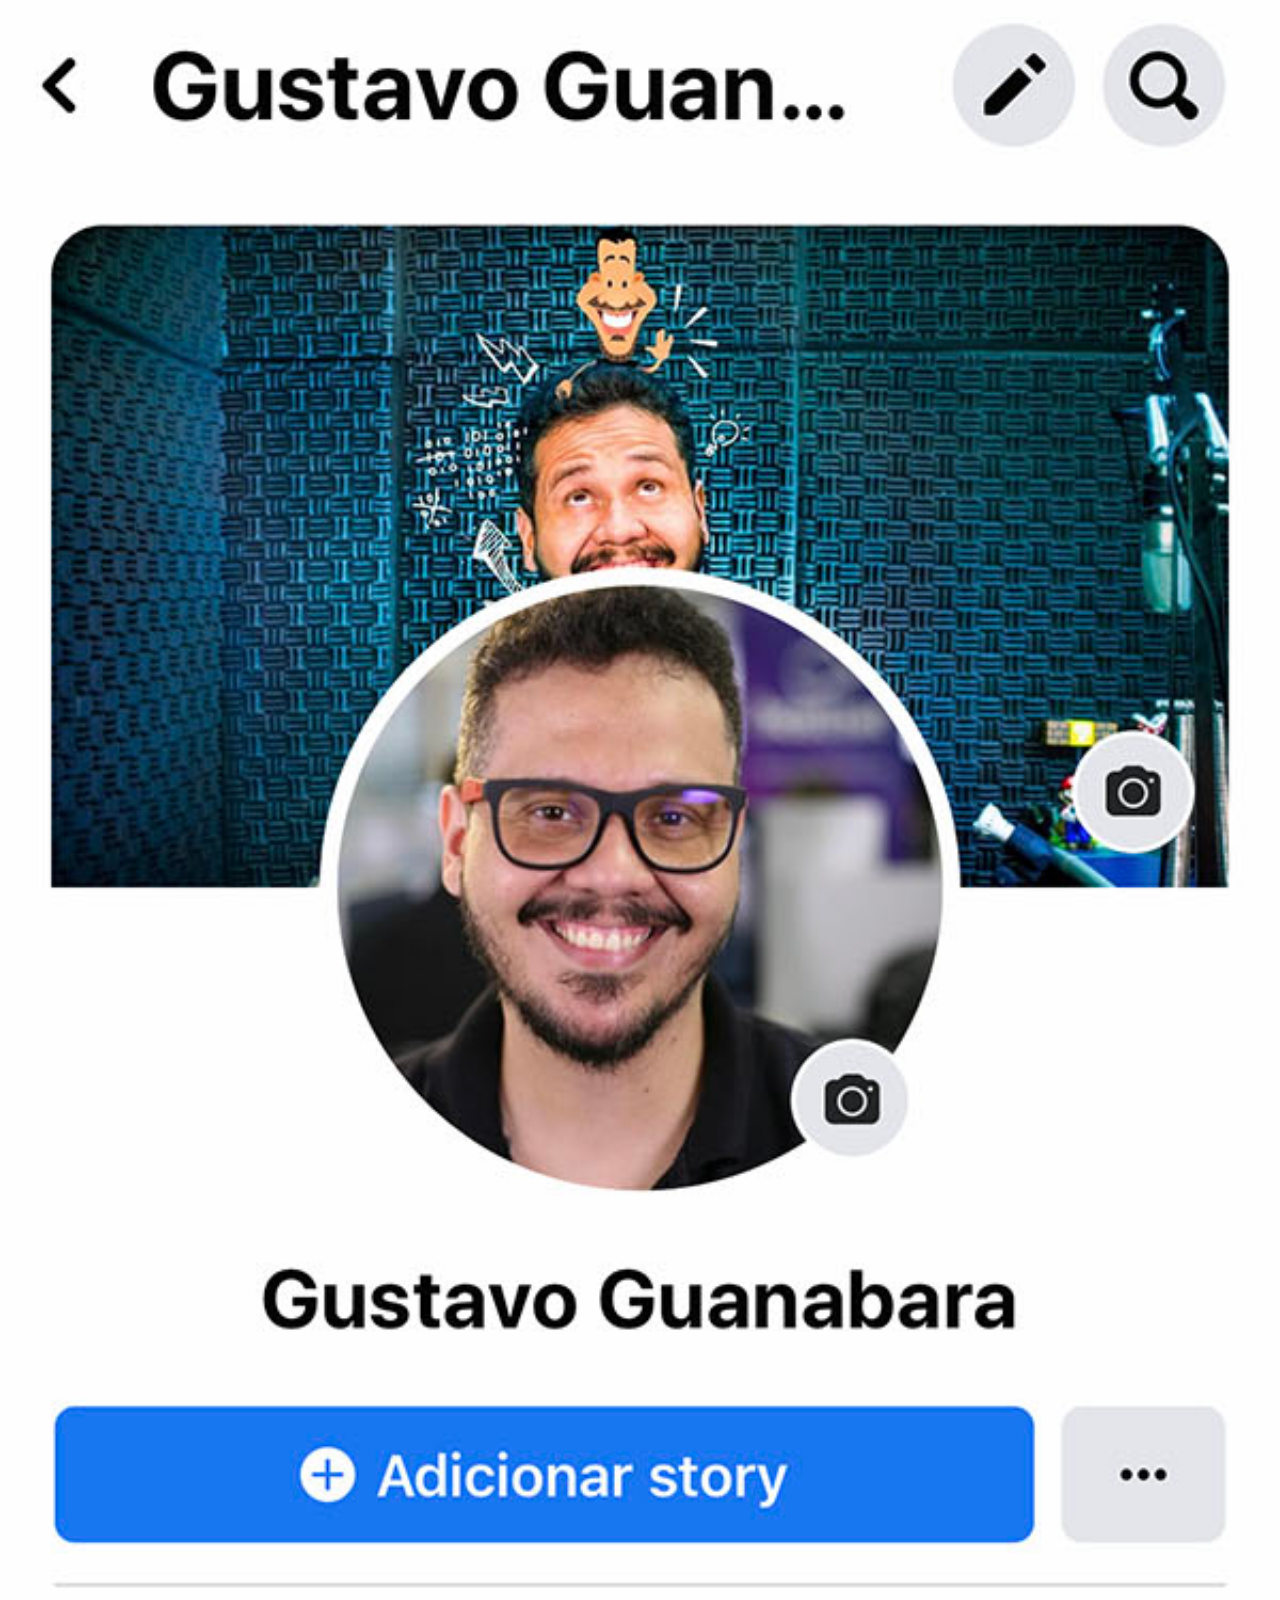
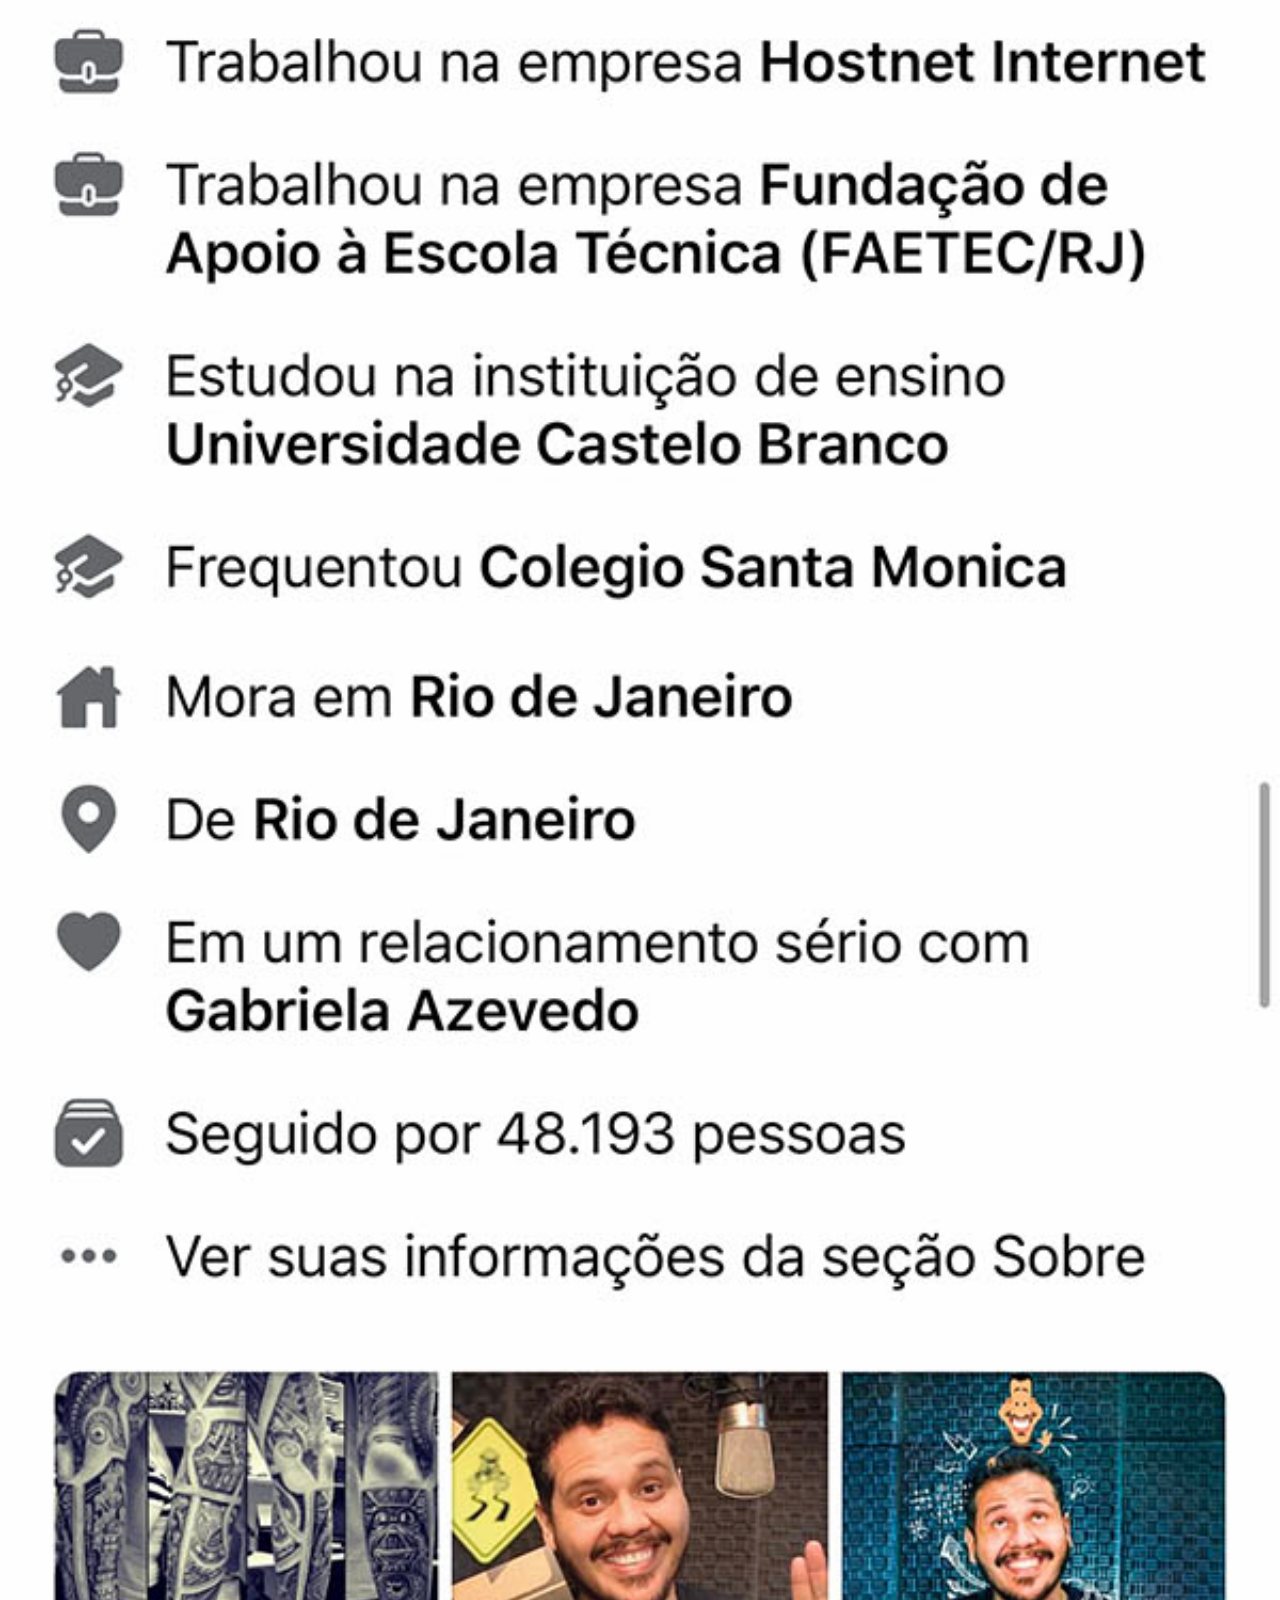
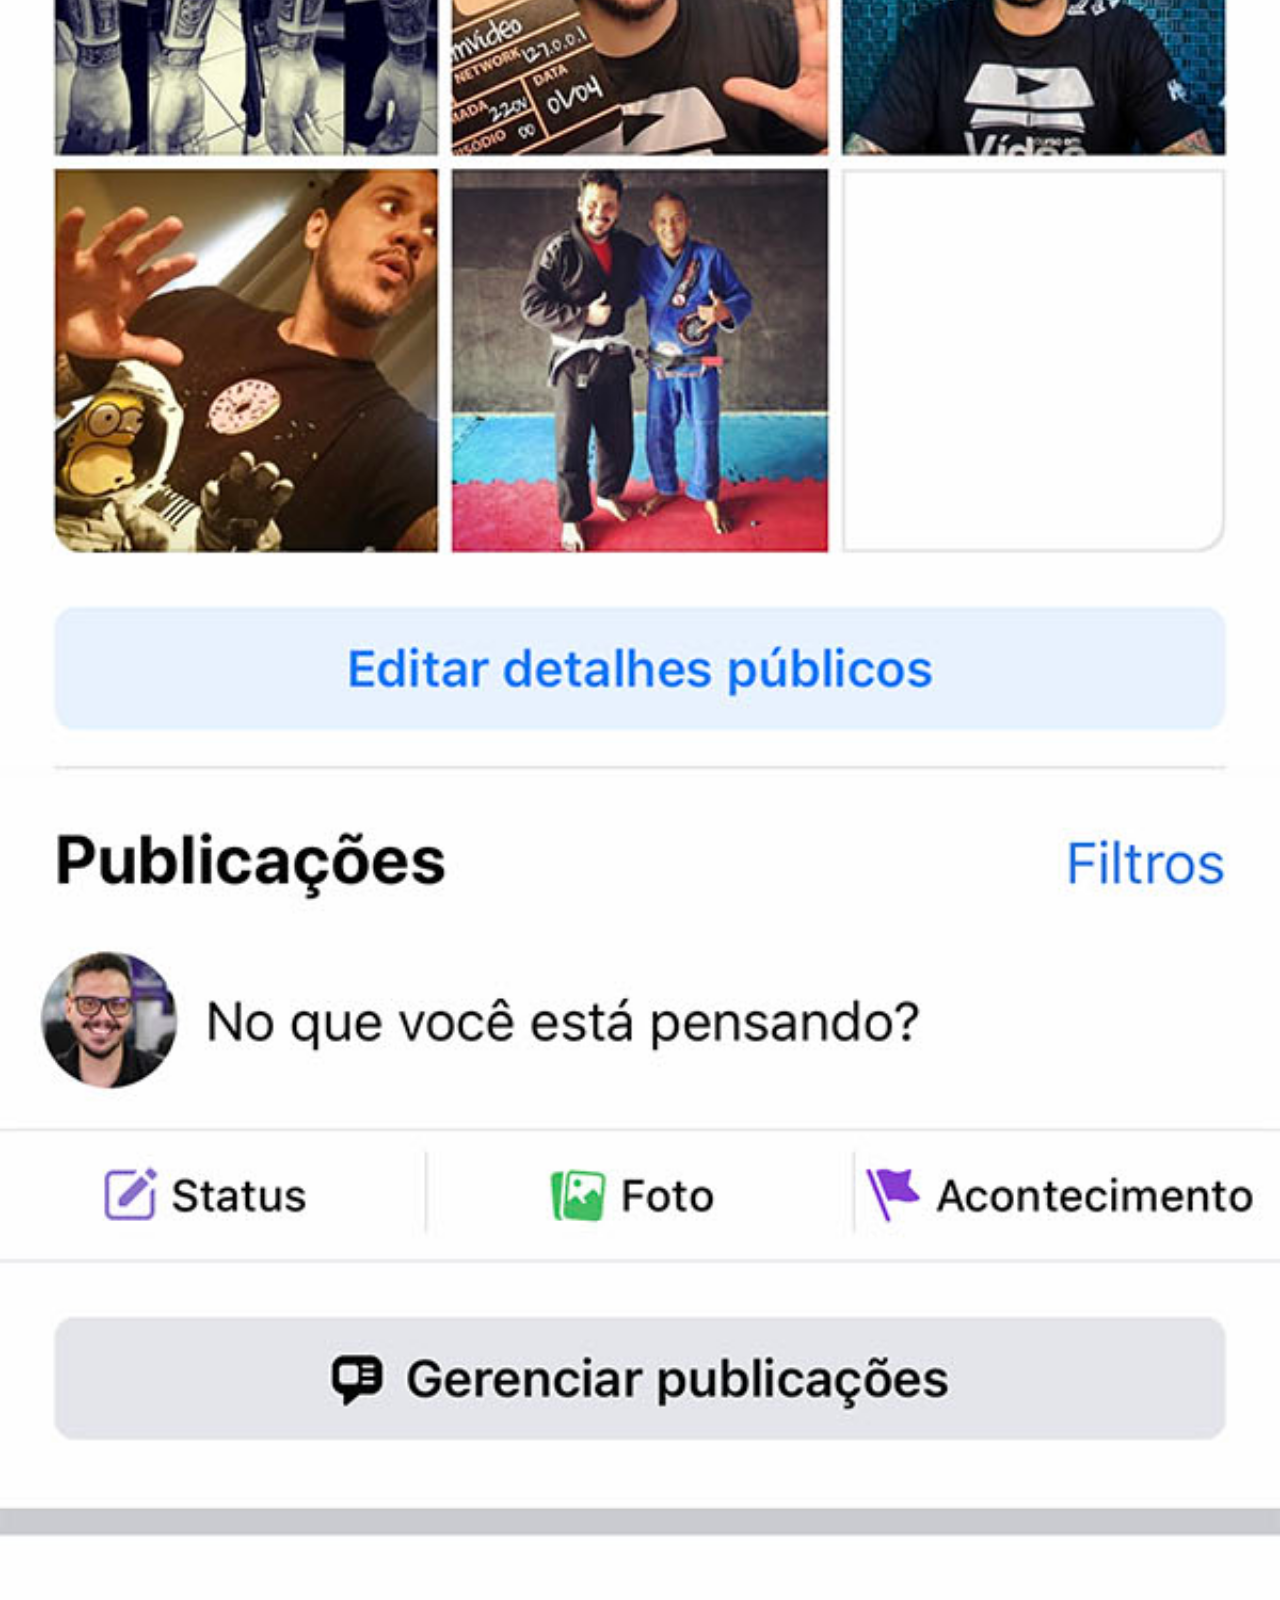
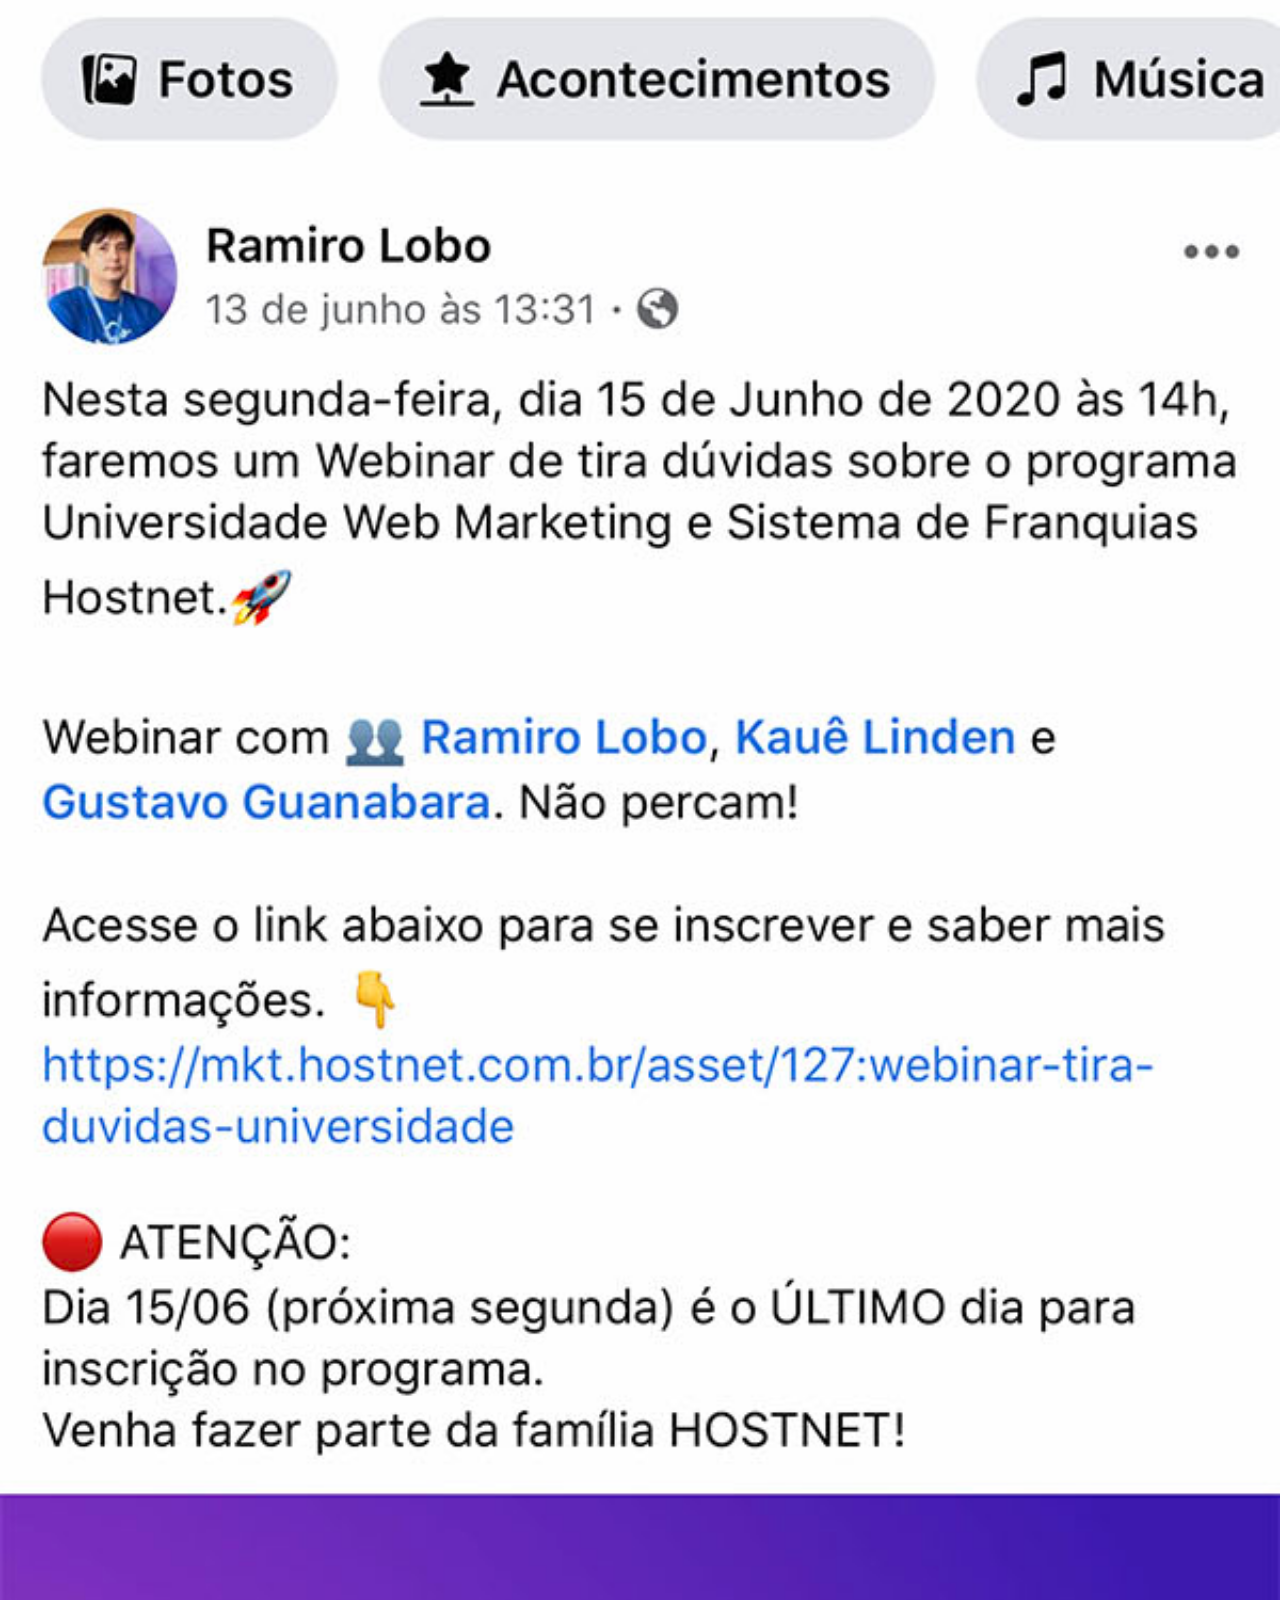
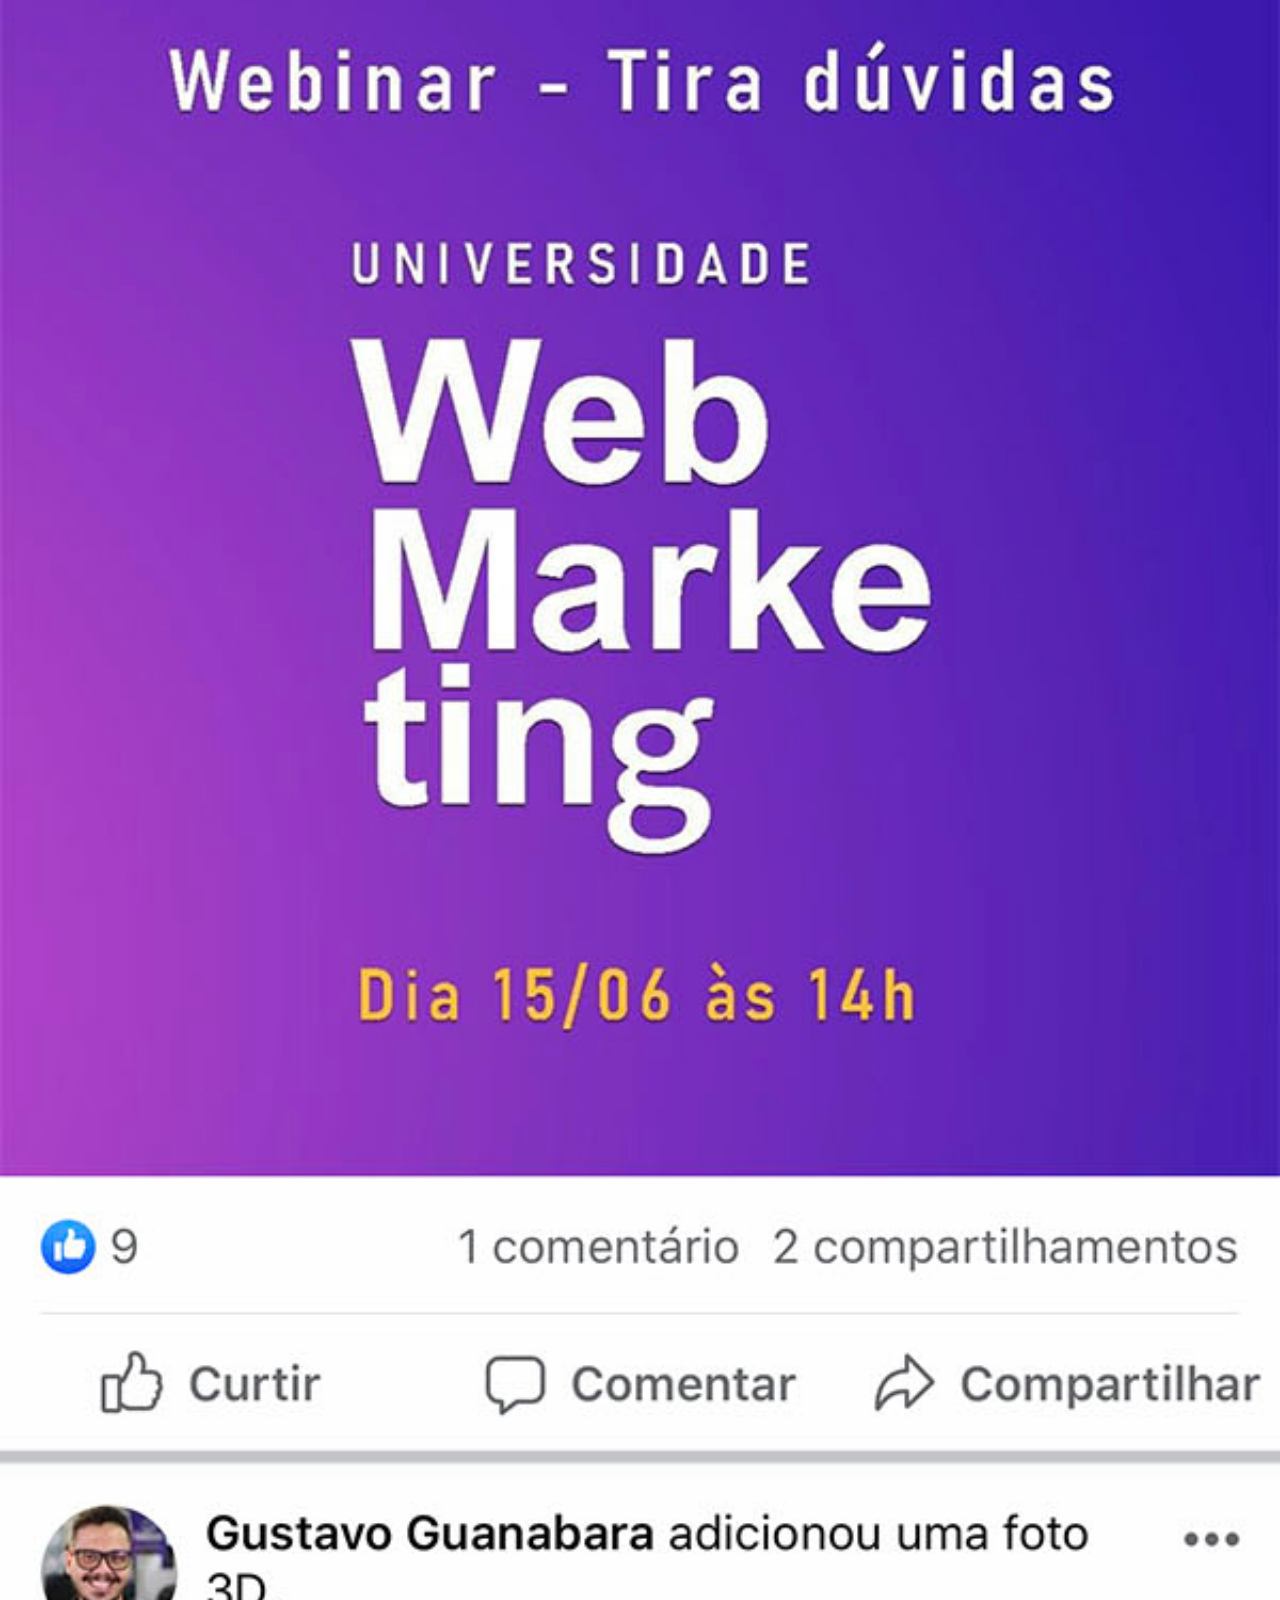
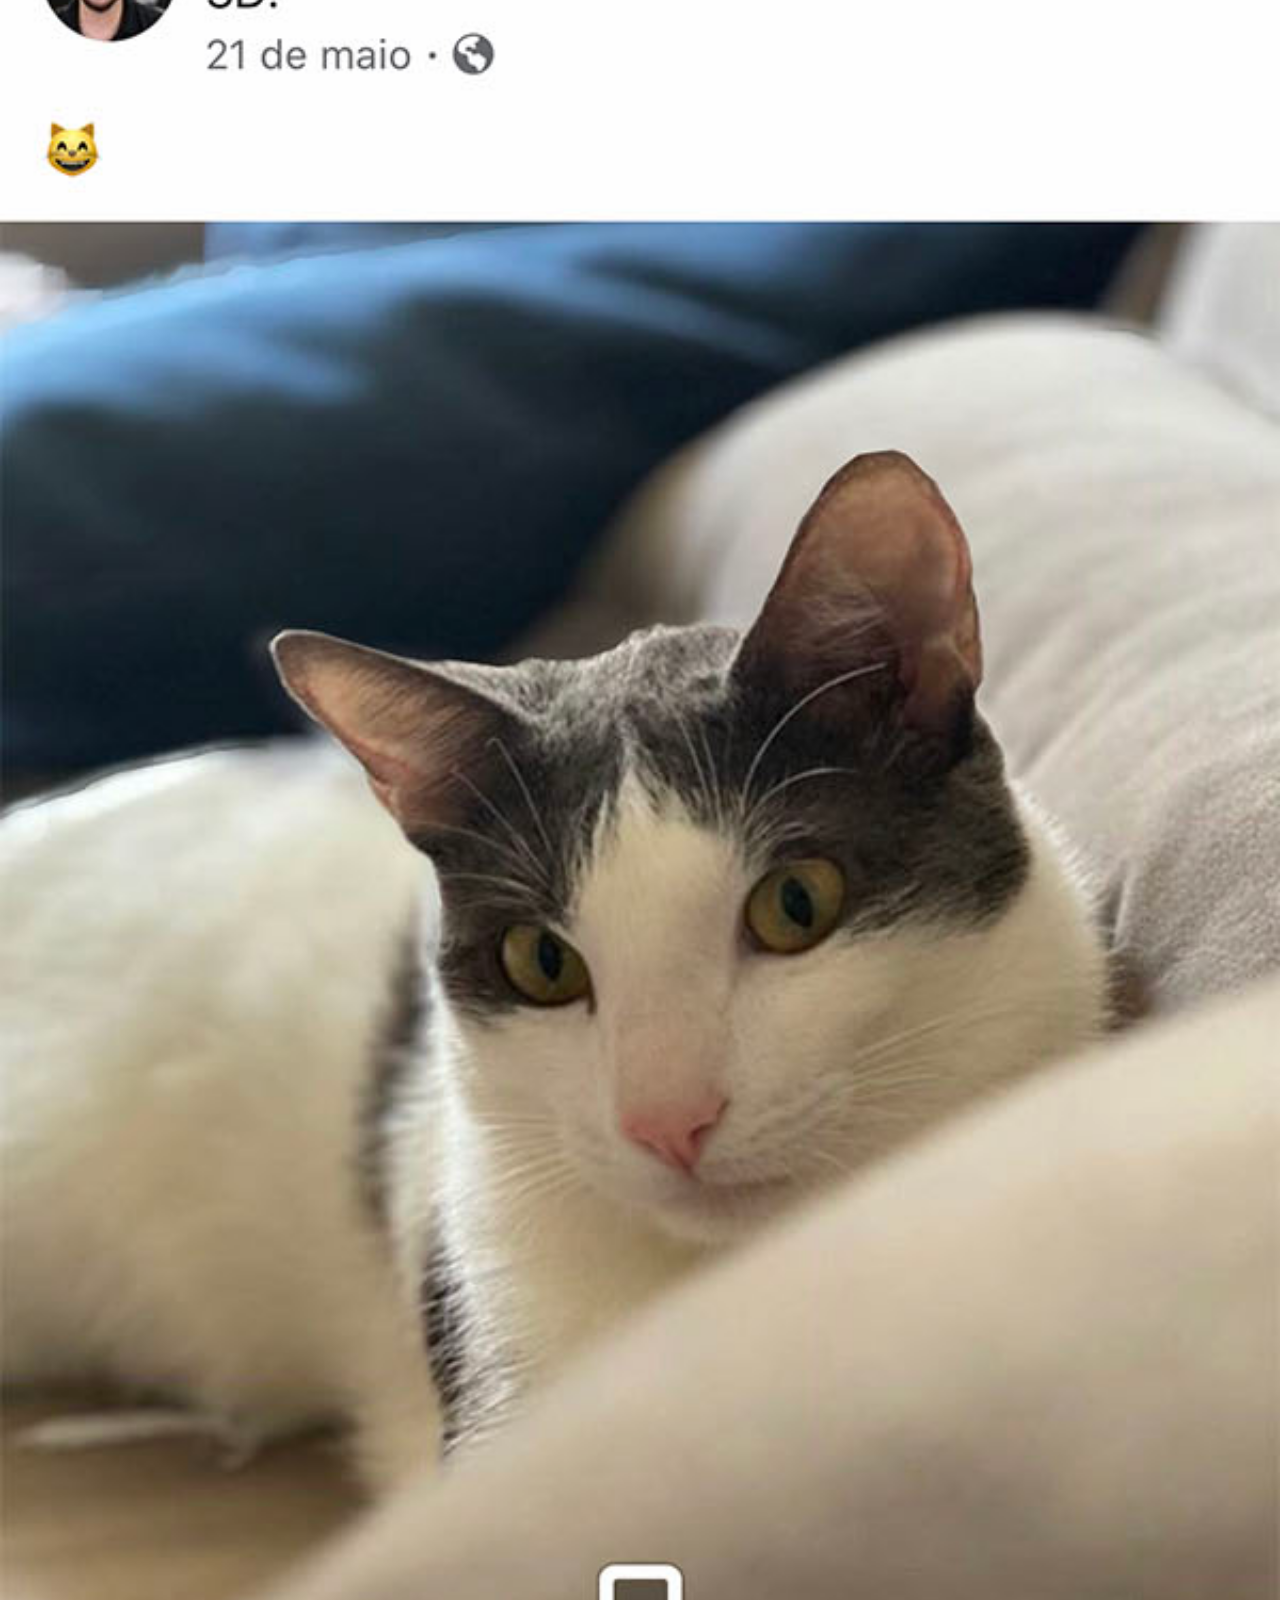
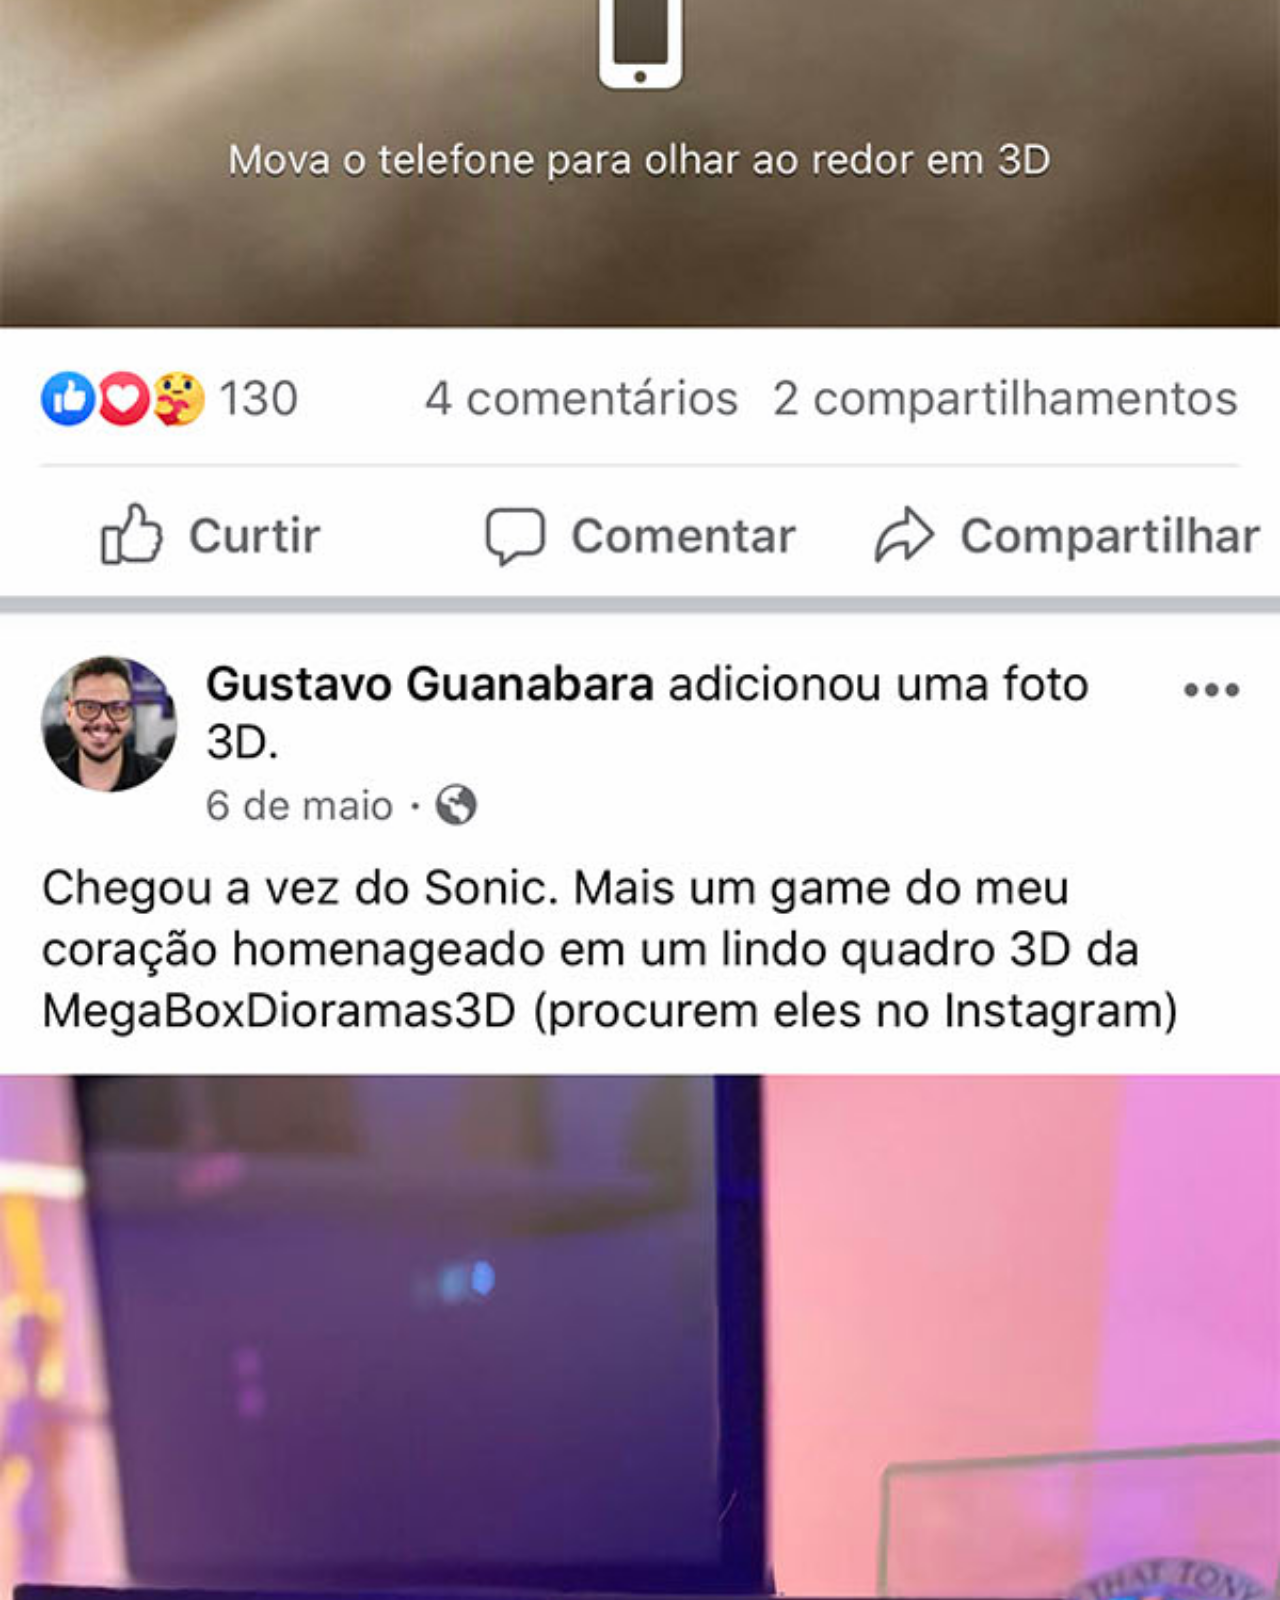
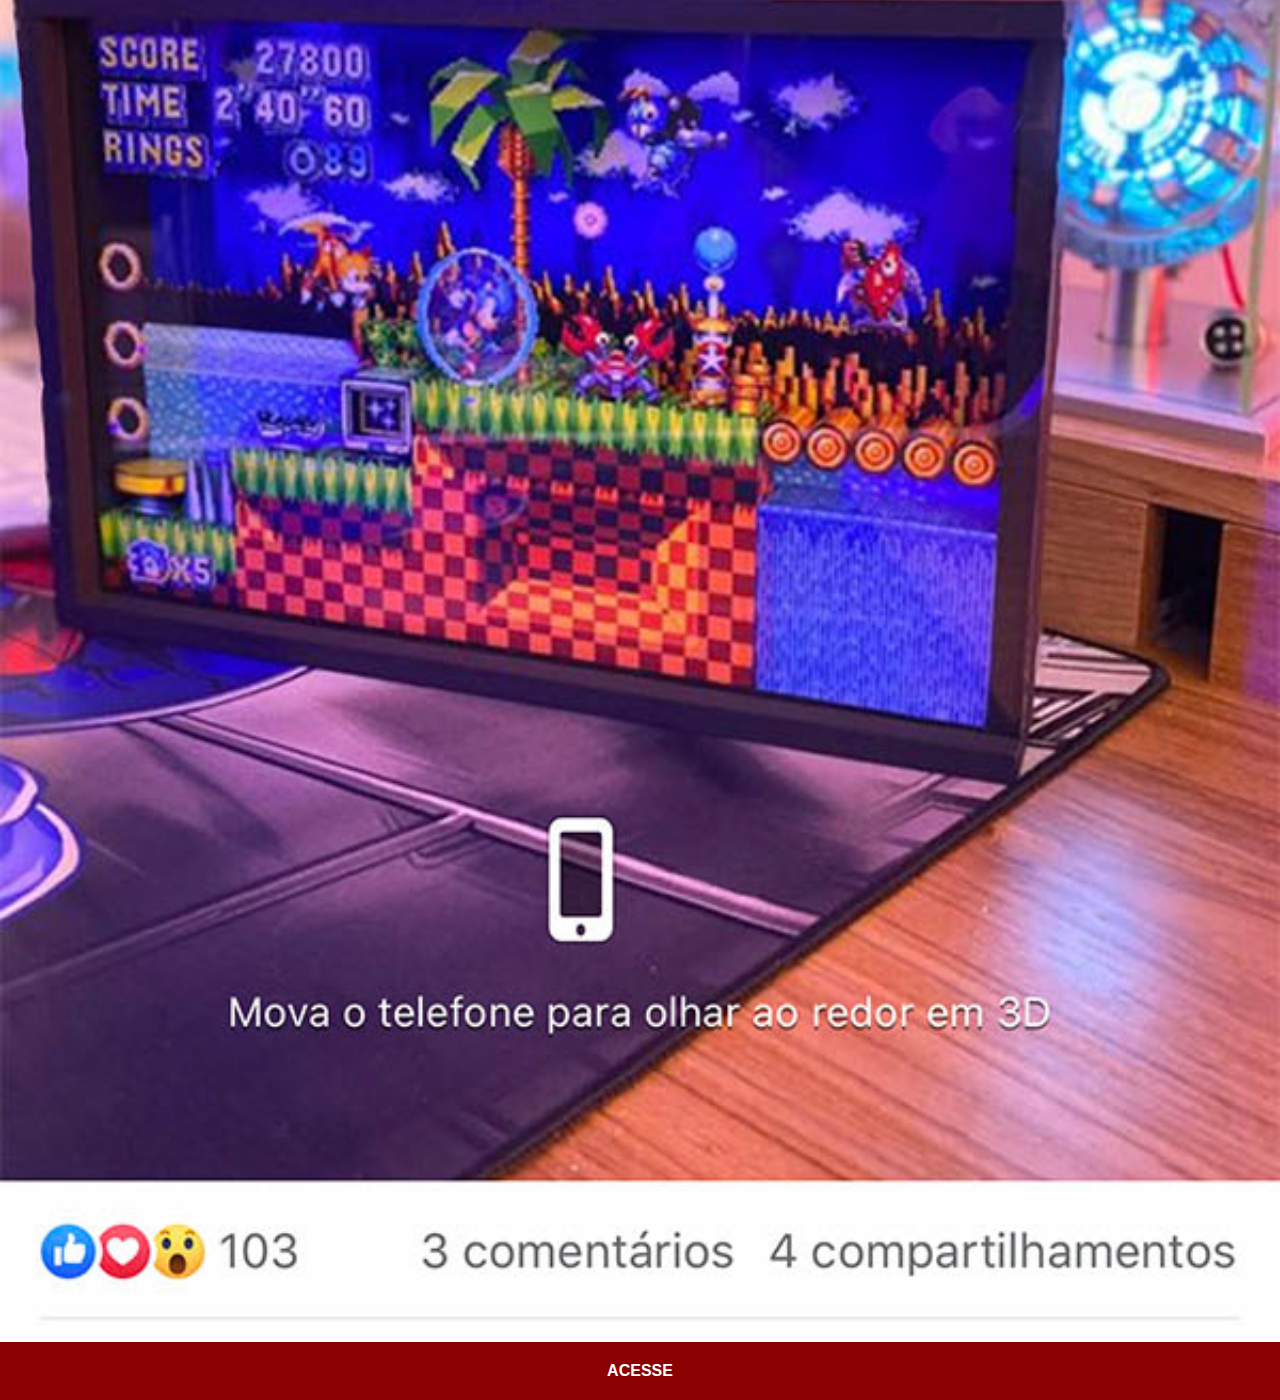
<file: facebook.html>
<!DOCTYPE html>
<html lang="pt-br">
<head>
    <meta charset="UTF-8">
    <meta http-equiv="X-UA-Compatible" content="IE=edge">
    <meta name="viewport" content="width=device-width, initial-scale=1.0">
    <title>Facebook</title>
    <link rel="stylesheet" href="social.css">
</head>
<body>
    <img src="pacote-d013/imagens/tela-facebook.jpg" alt="FaceBook">
    <a href="https://www.facebook.com/gustavoguanabara" target="_blank">ACESSE</a>
</body>
</html>
</file>
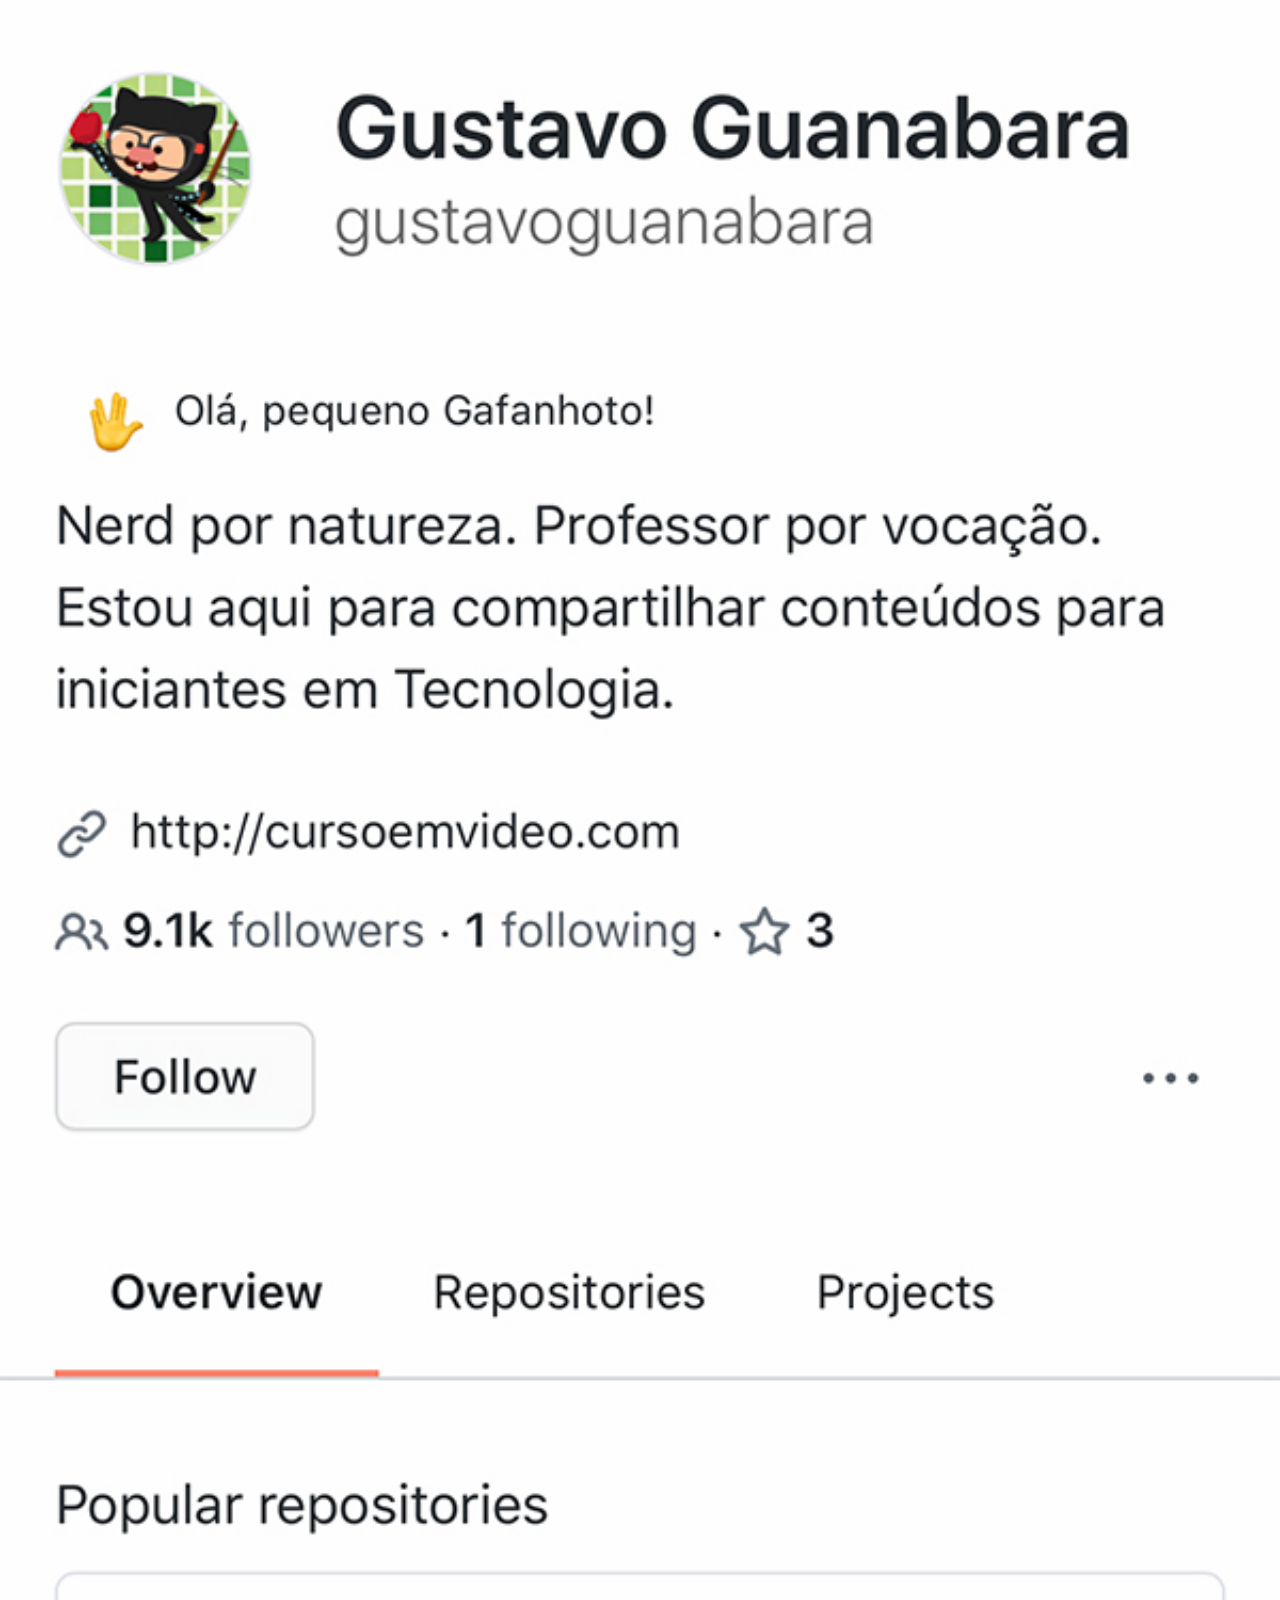
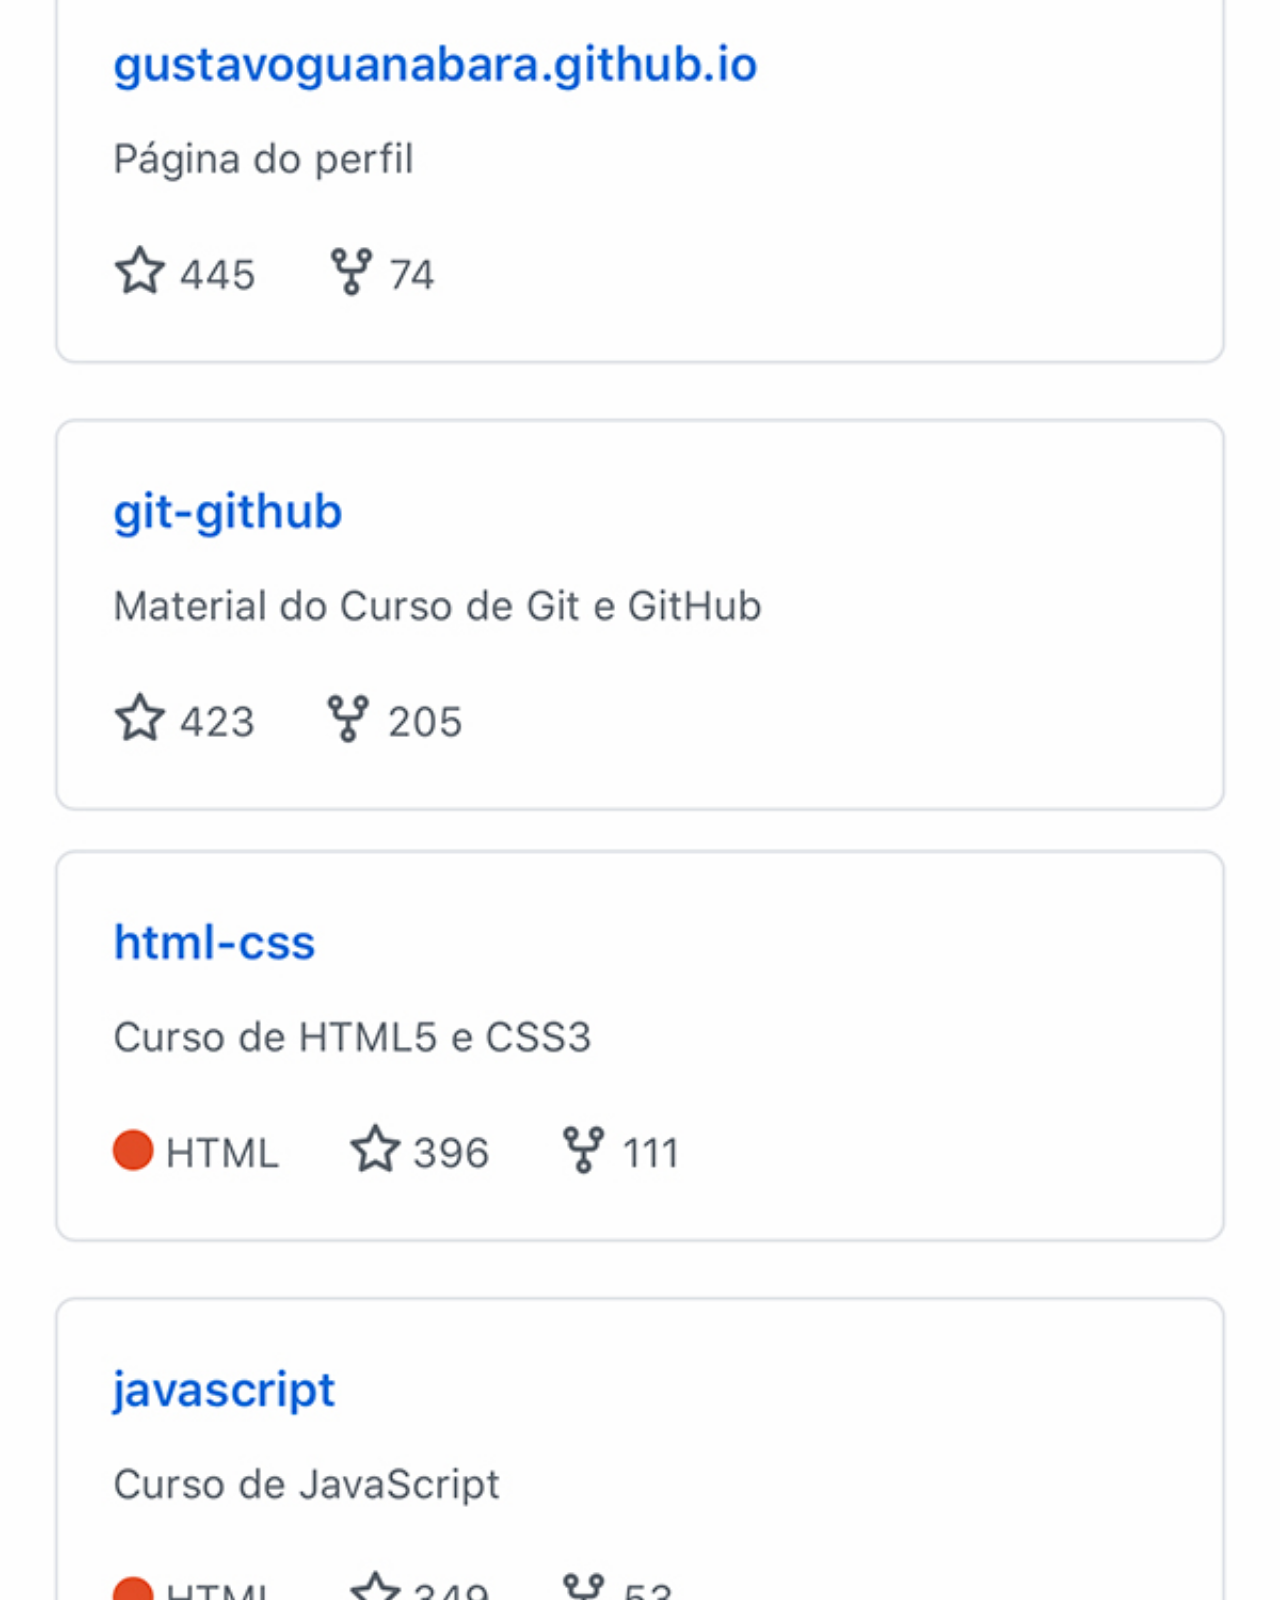
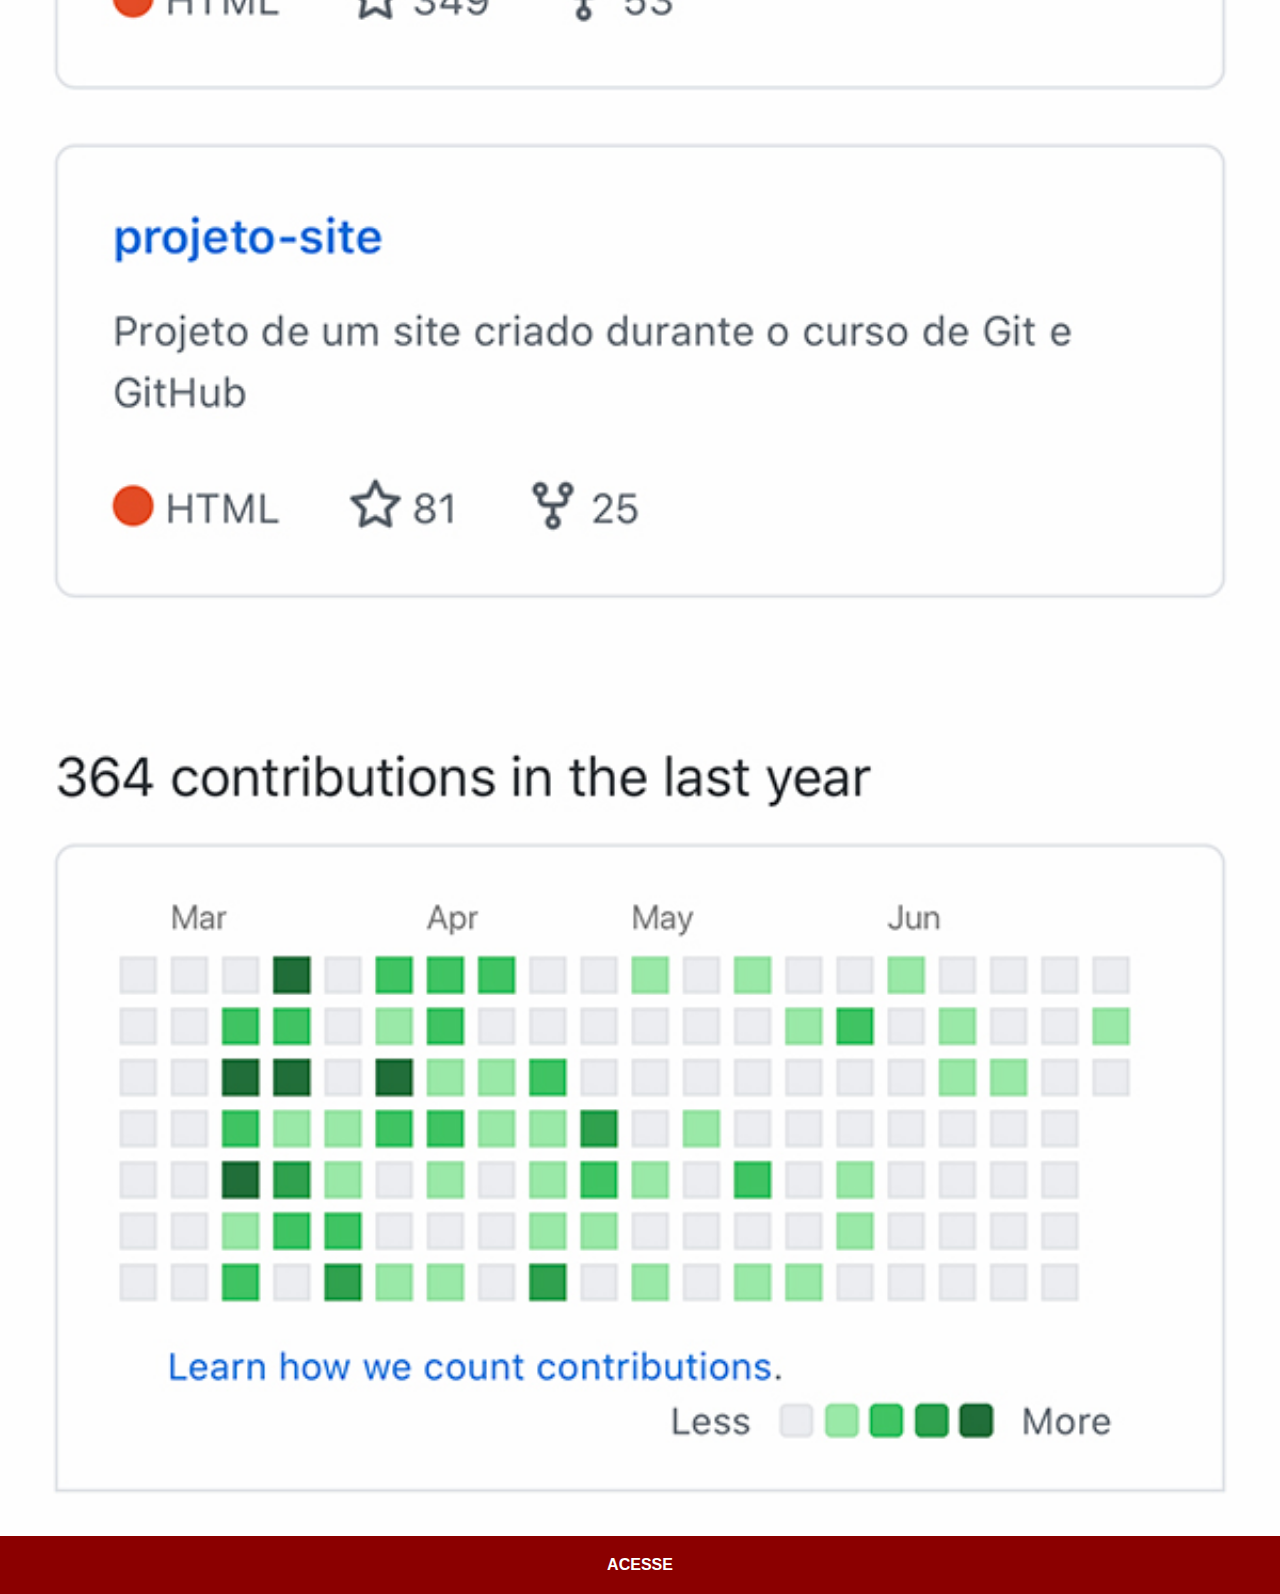
<file: github.html>
<!DOCTYPE html>
<html lang="pt-br">
<head>
    <meta charset="UTF-8">
    <meta http-equiv="X-UA-Compatible" content="IE=edge">
    <meta name="viewport" content="width=device-width, initial-scale=1.0">
    <title>GitHub</title>
    <link rel="stylesheet" href="social.css">
</head>
<body>
    <img src="pacote-d013/imagens/tela-github.jpg" alt="Github">
    <a href="https://github.com/gustavoguanabara" target="_blank">ACESSE</a>

</body>
</html>
</file>
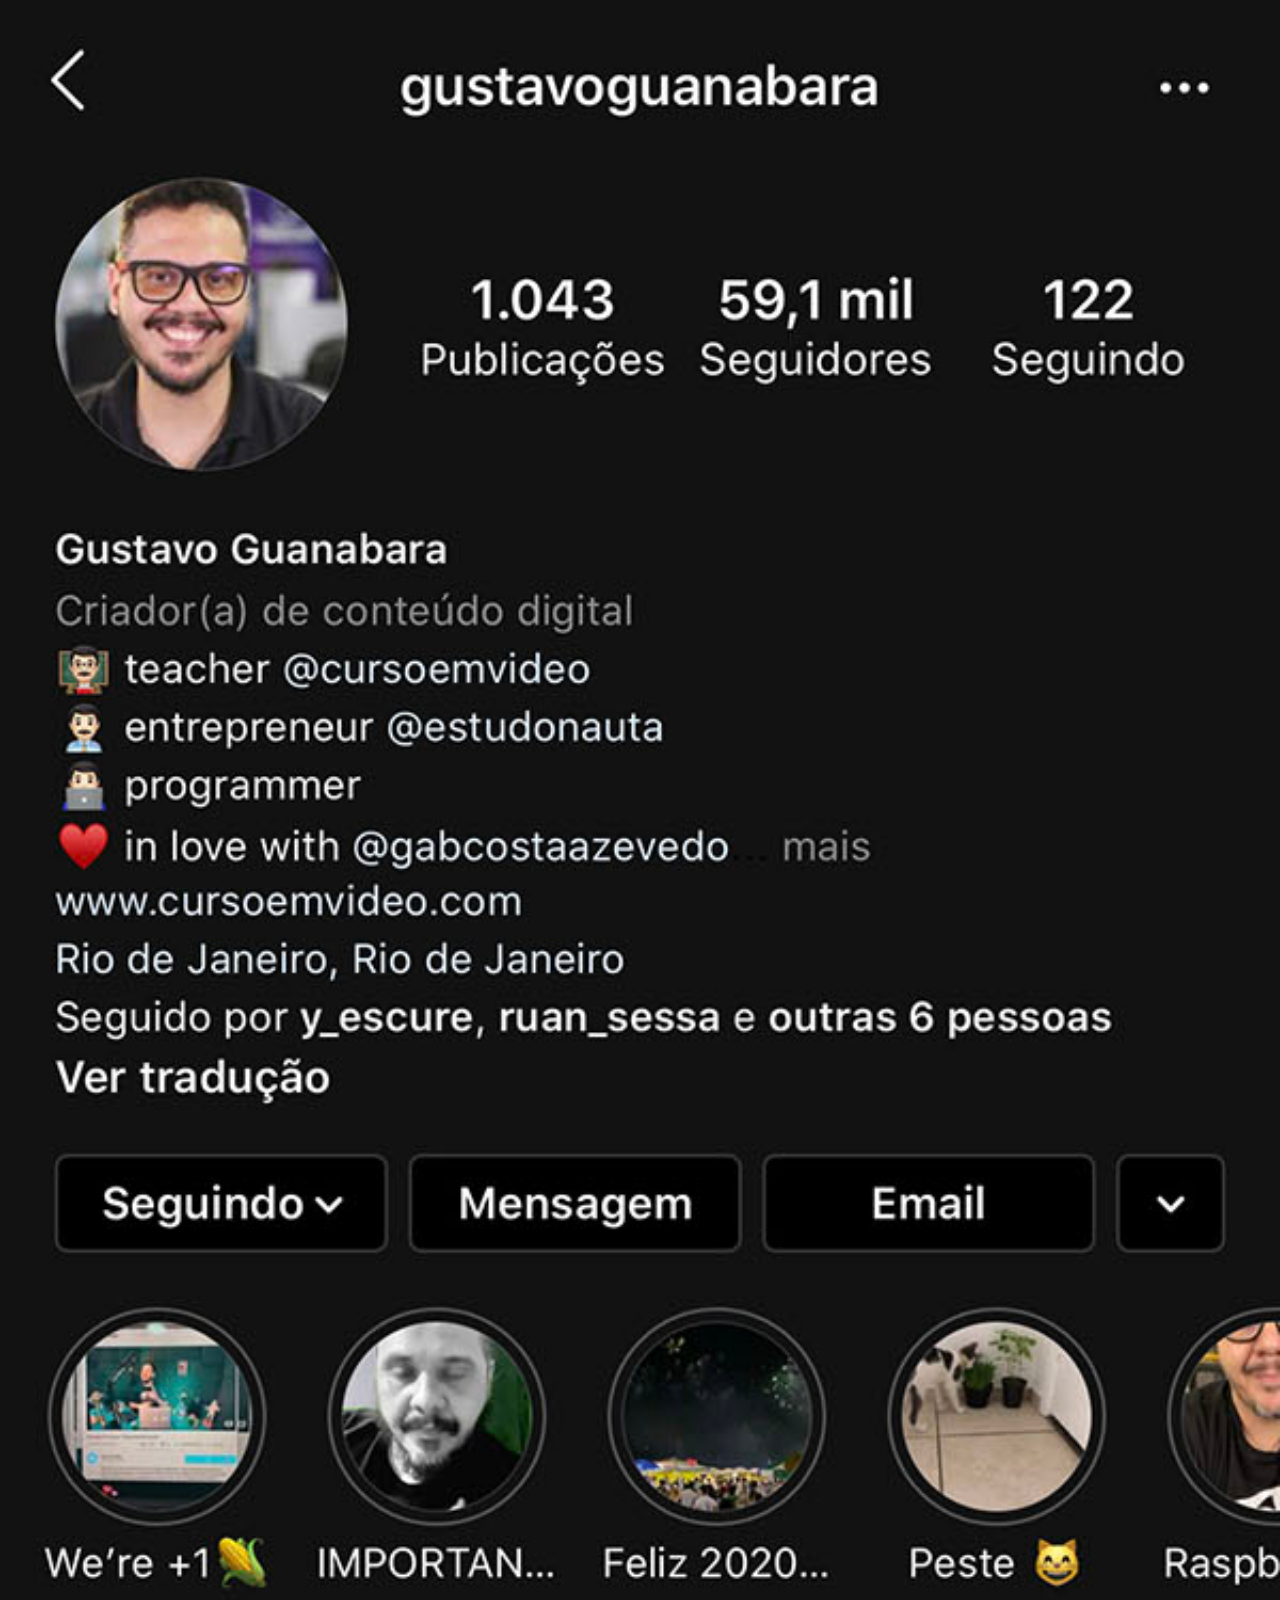
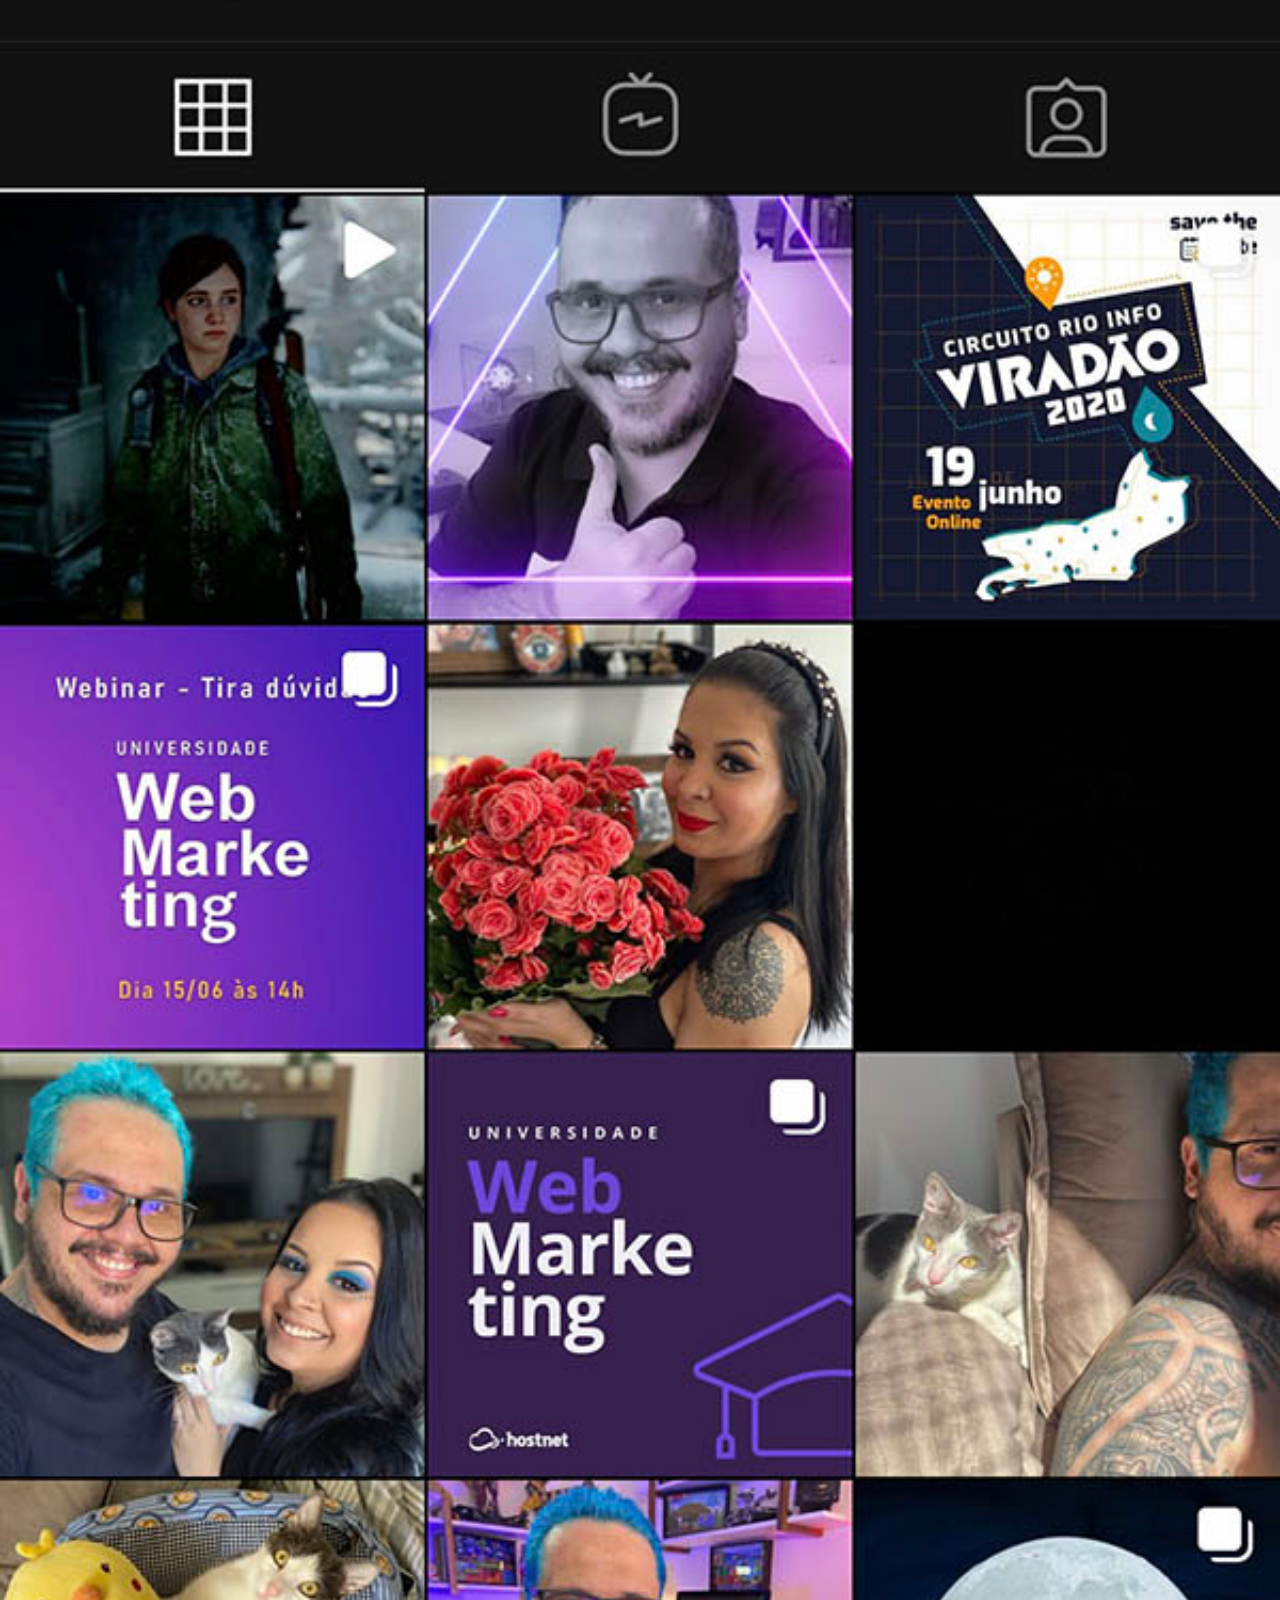
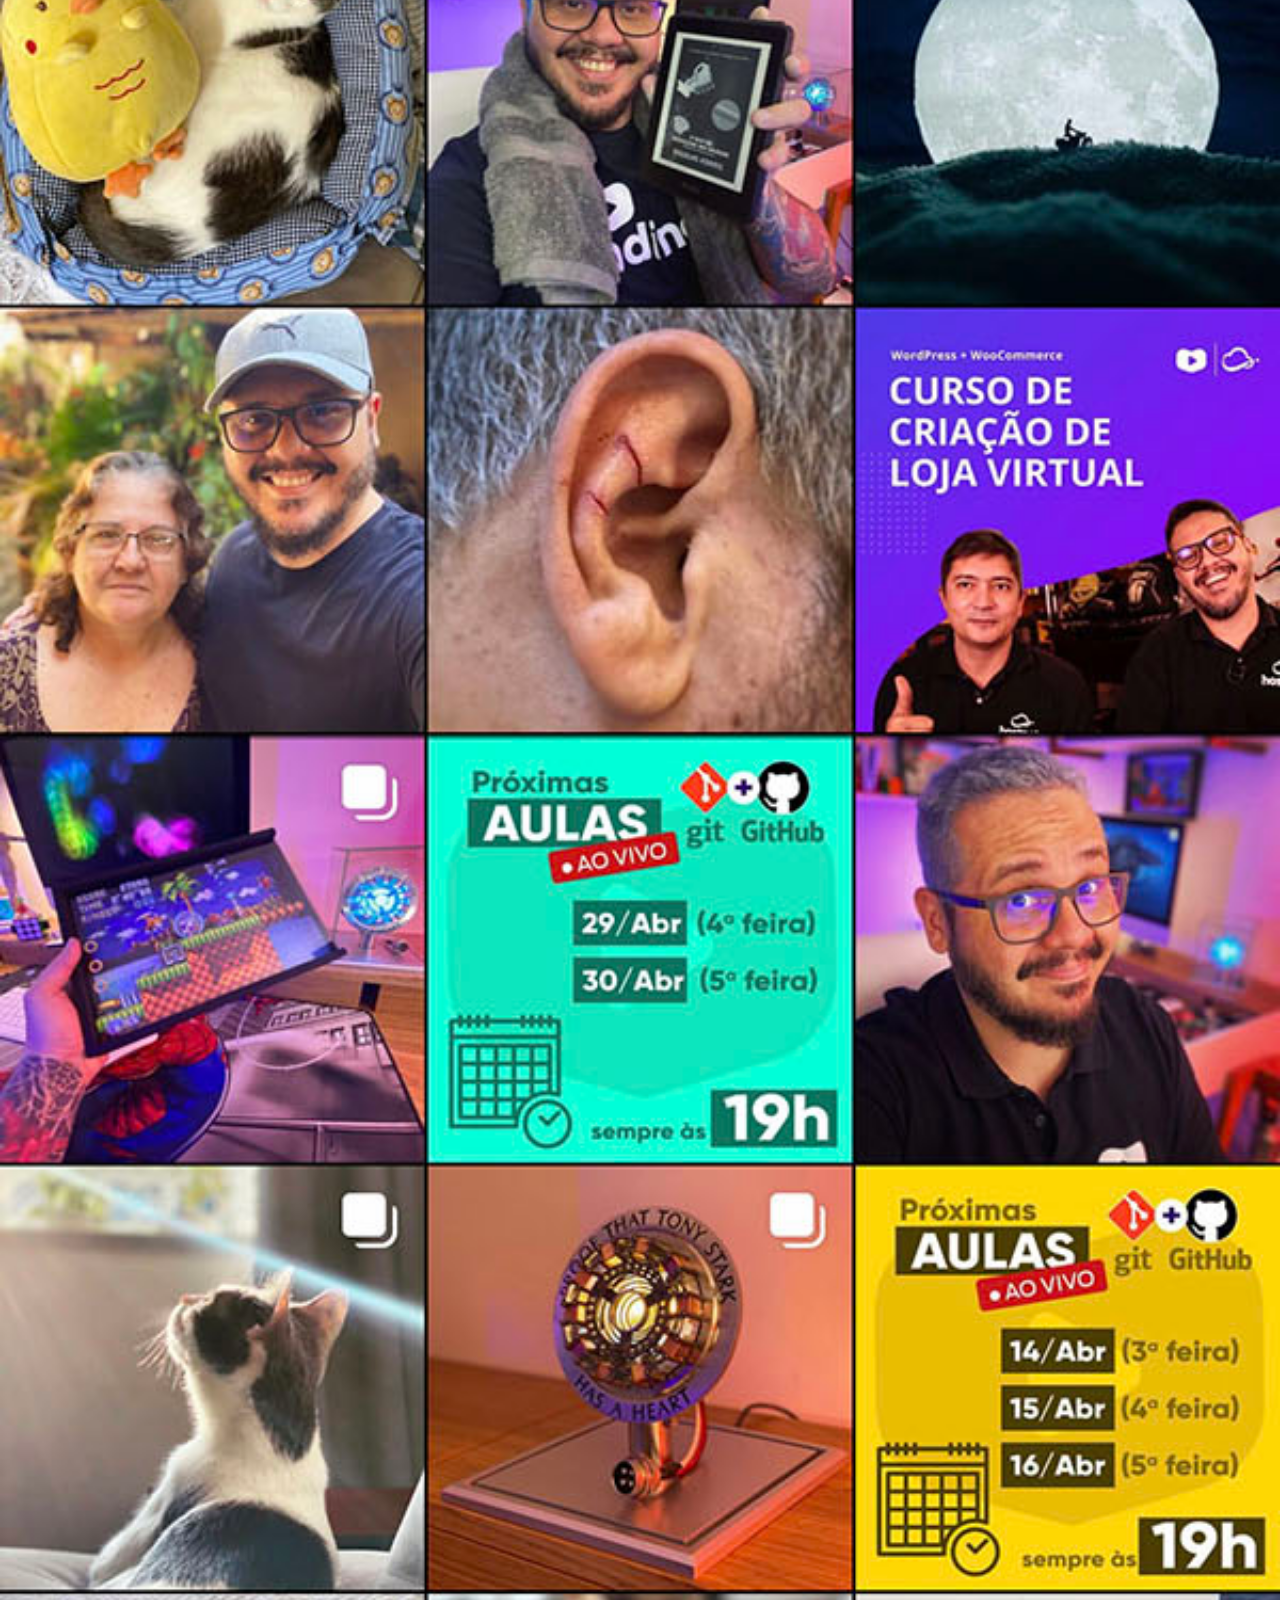
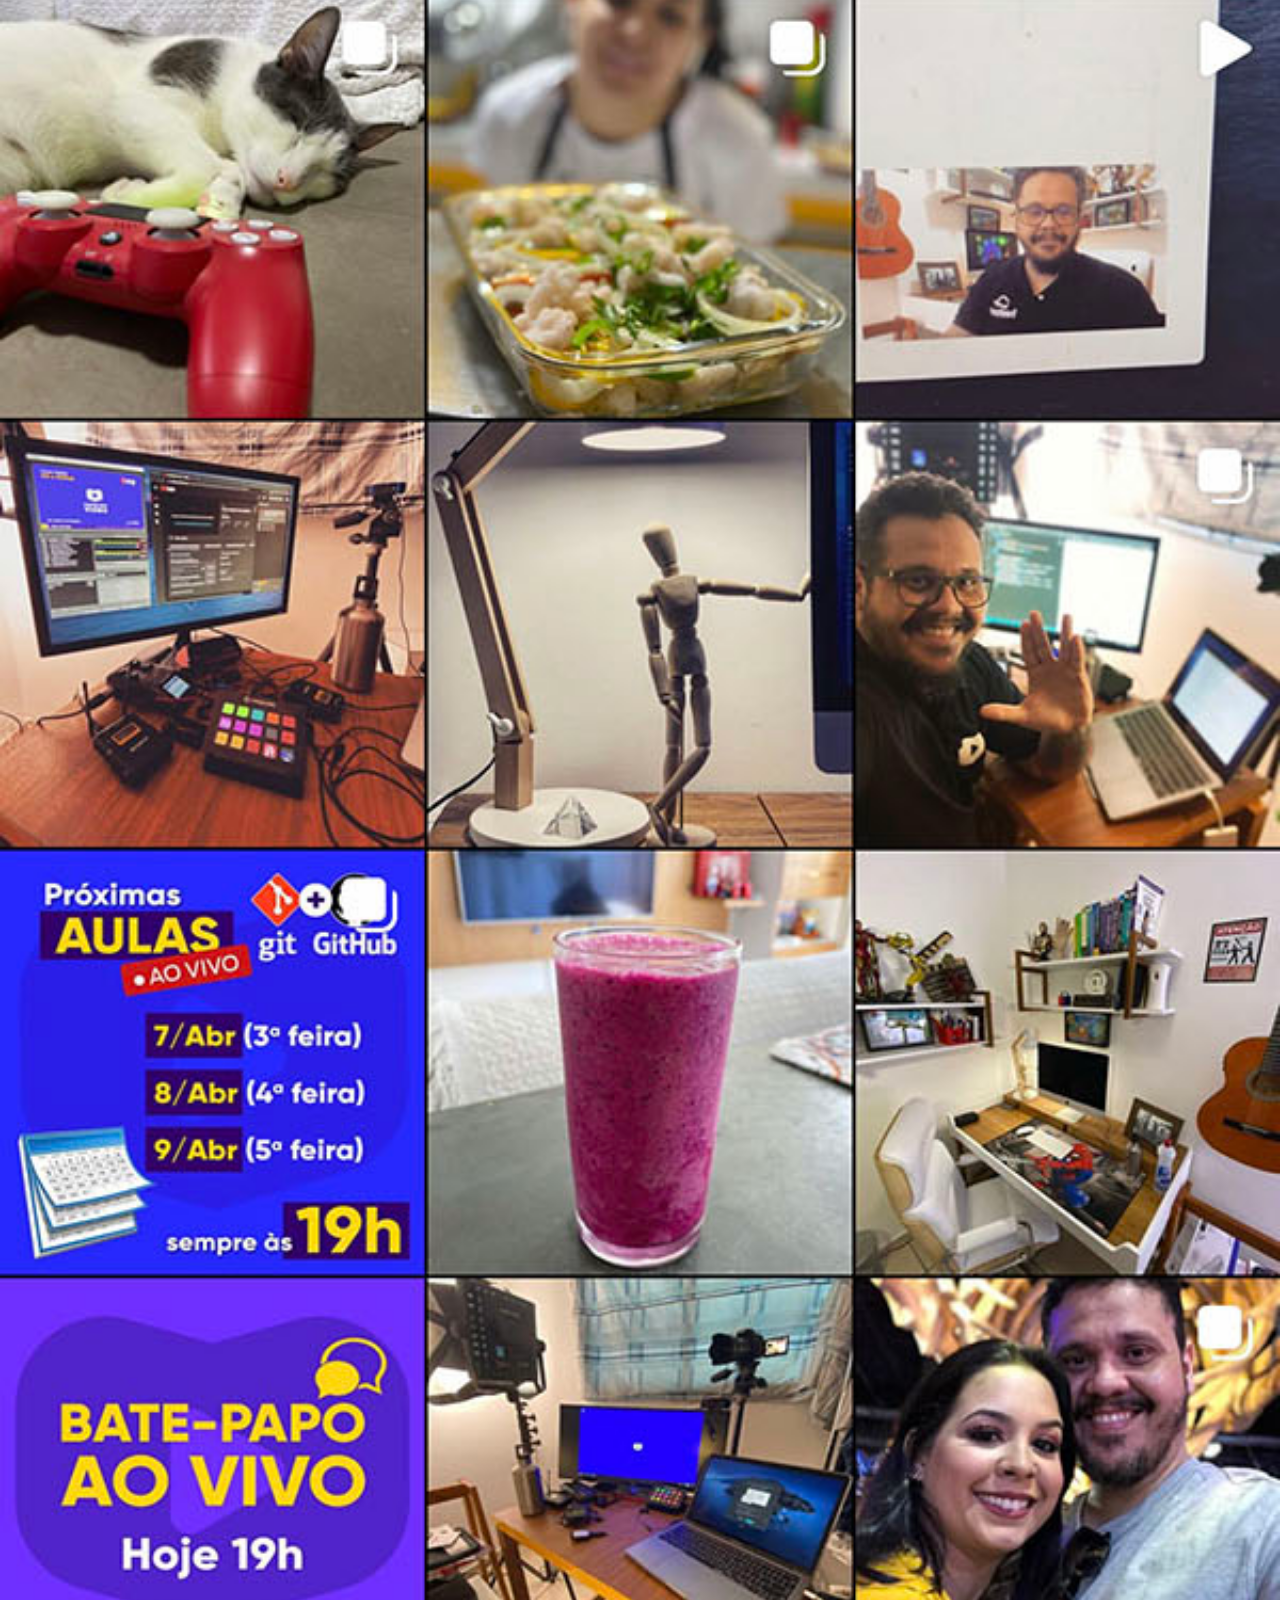
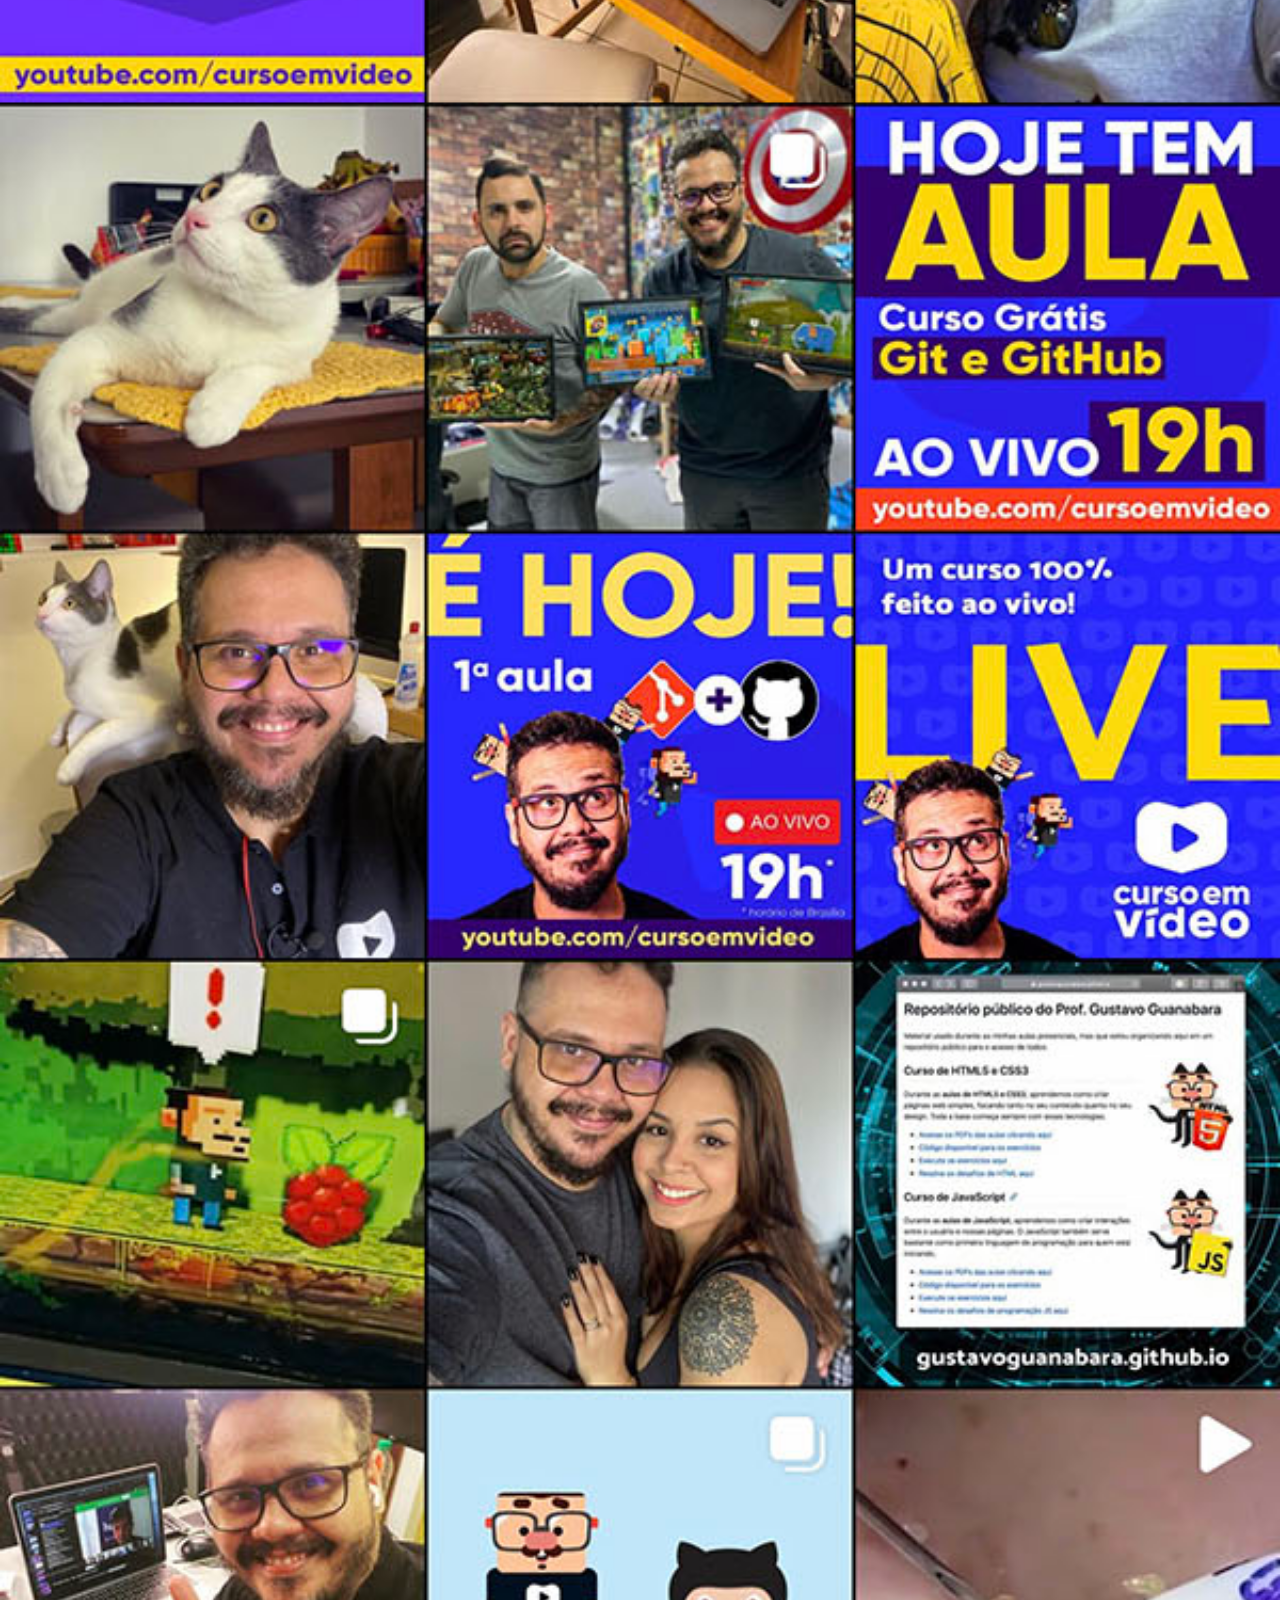
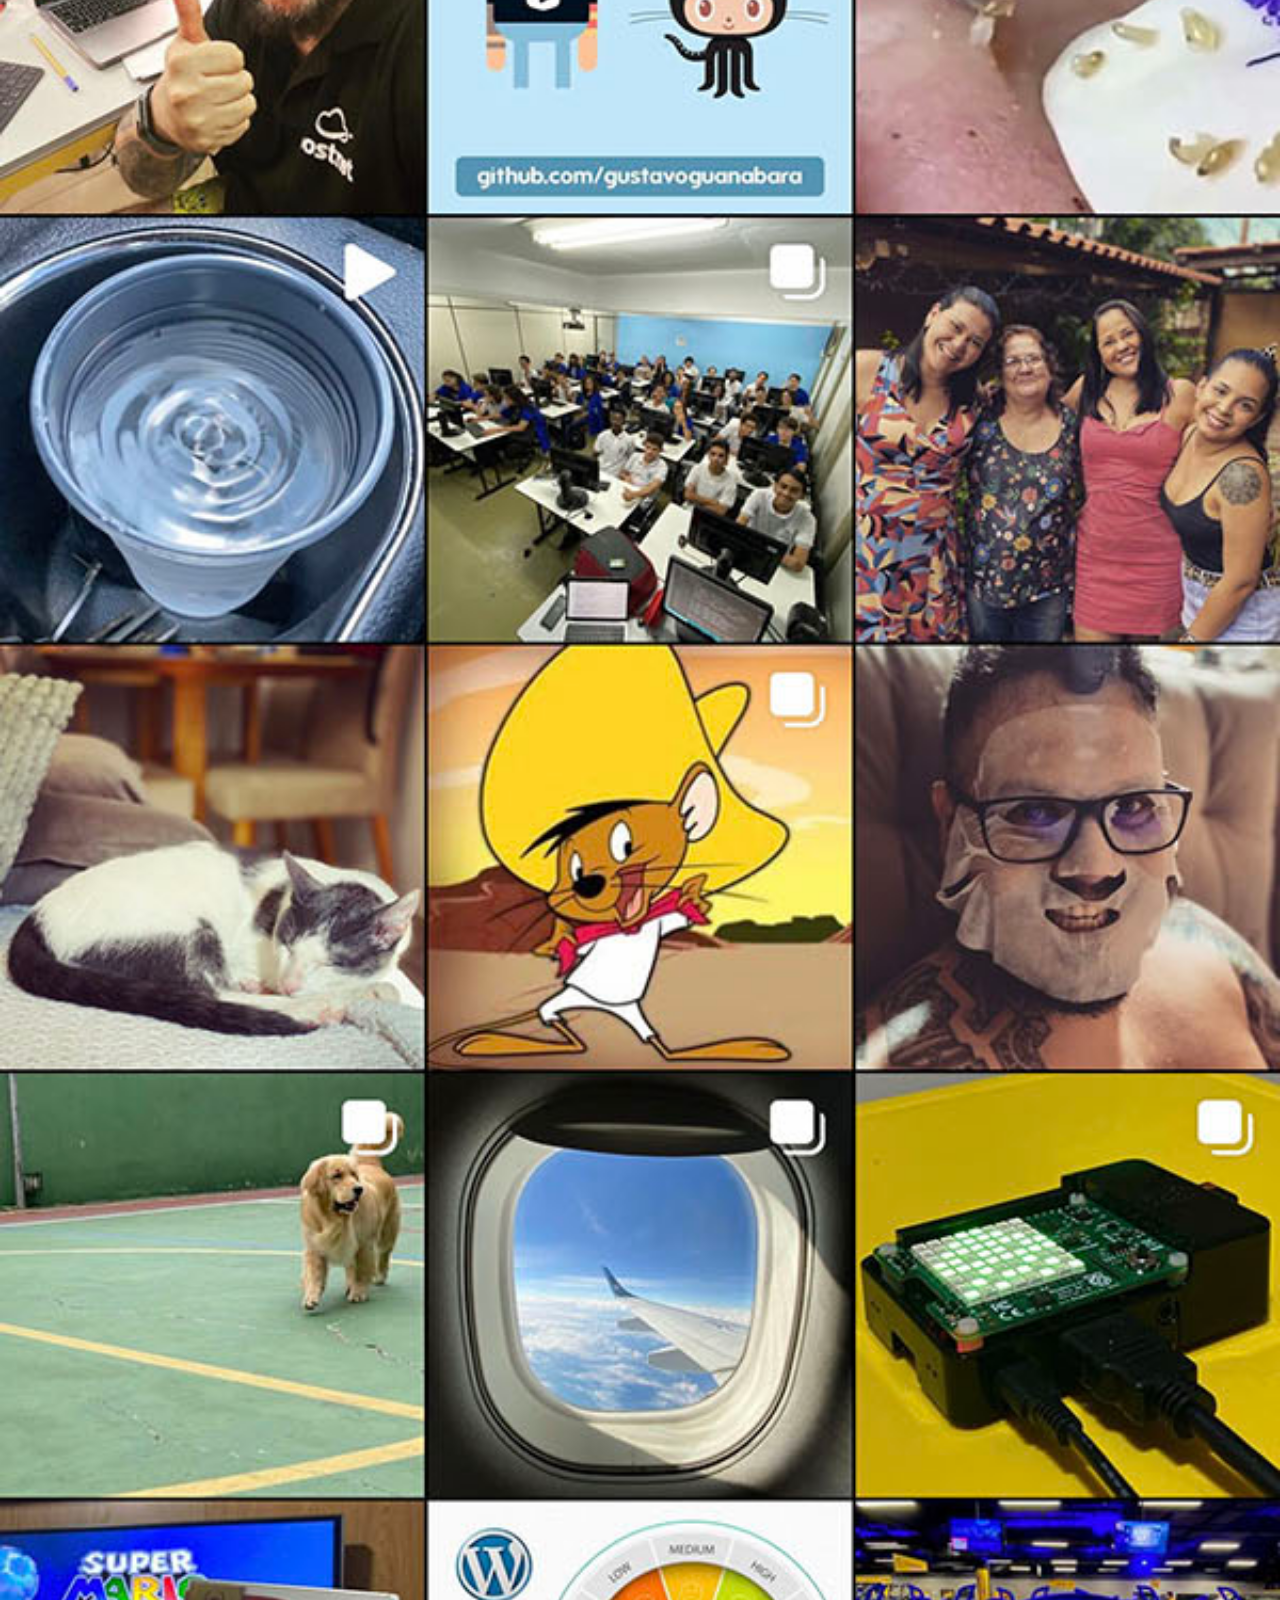
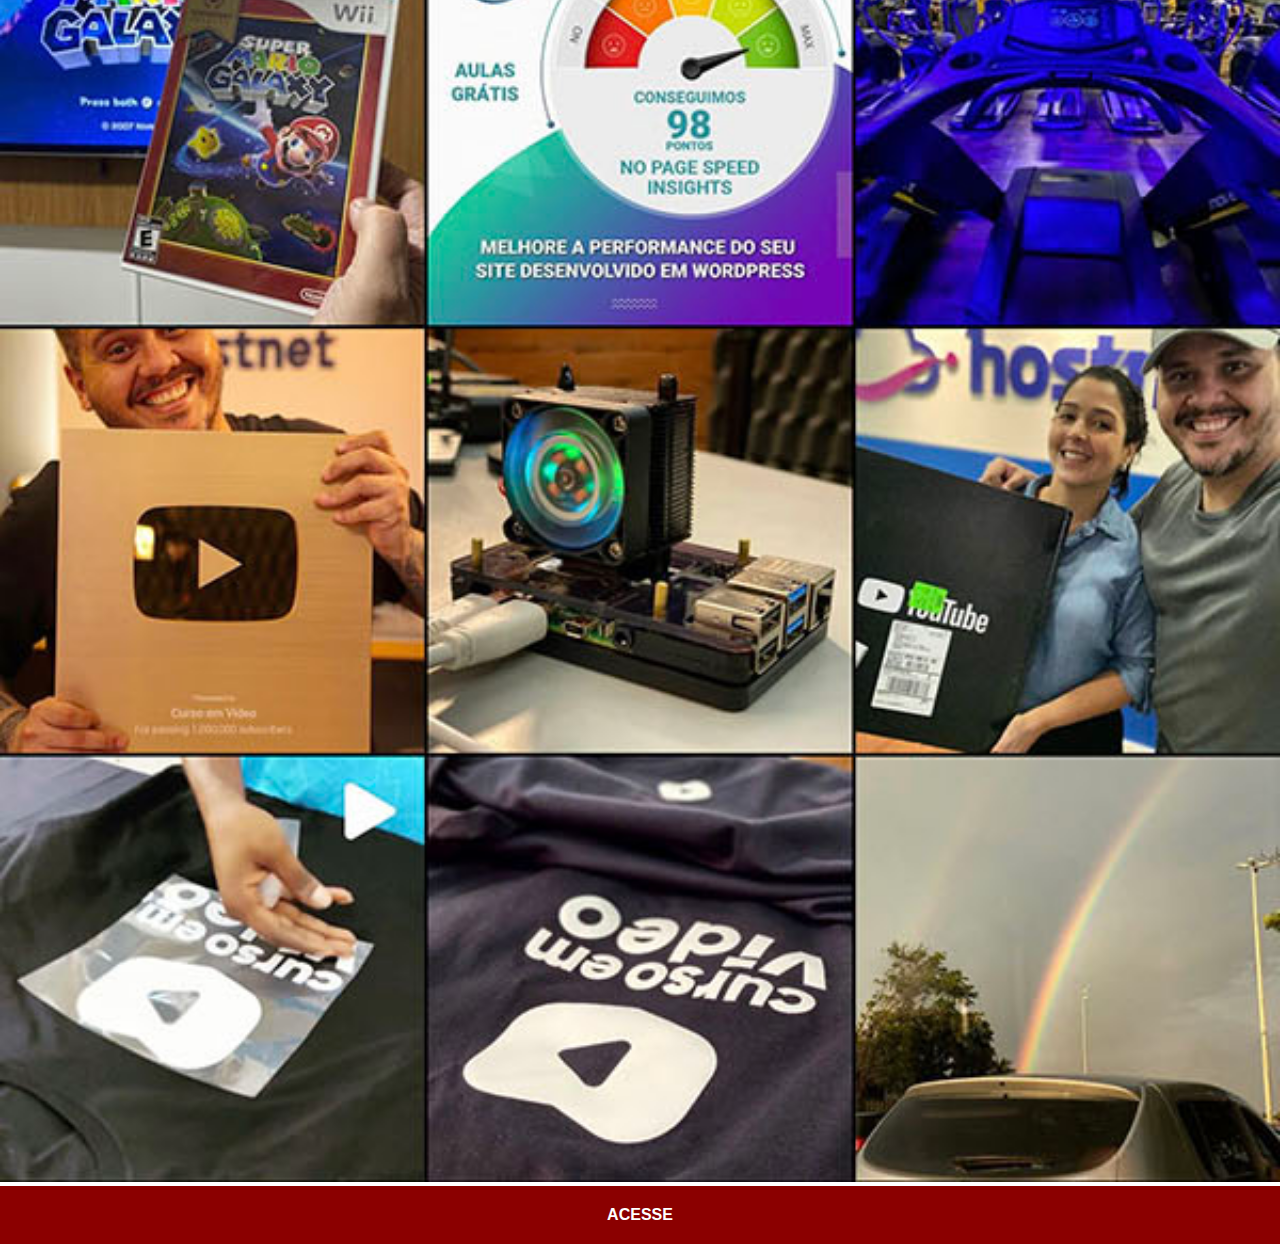
<file: intagran.html>
<!DOCTYPE html>
<html lang="pt-br">
<head>
    <meta charset="UTF-8">
    <meta http-equiv="X-UA-Compatible" content="IE=edge">
    <meta name="viewport" content="width=device-width, initial-scale=1.0">
    <title>Instagran</title>
    <link rel="stylesheet" href="social.css">
</head>
<body>
    <img src="pacote-d013/imagens/tela-instagram.jpg" alt="Instagran">
    <a href="https://www.instagram.com/gustavoguanabara/" target="_blank">ACESSE</a>
</body>
</html>
</file>
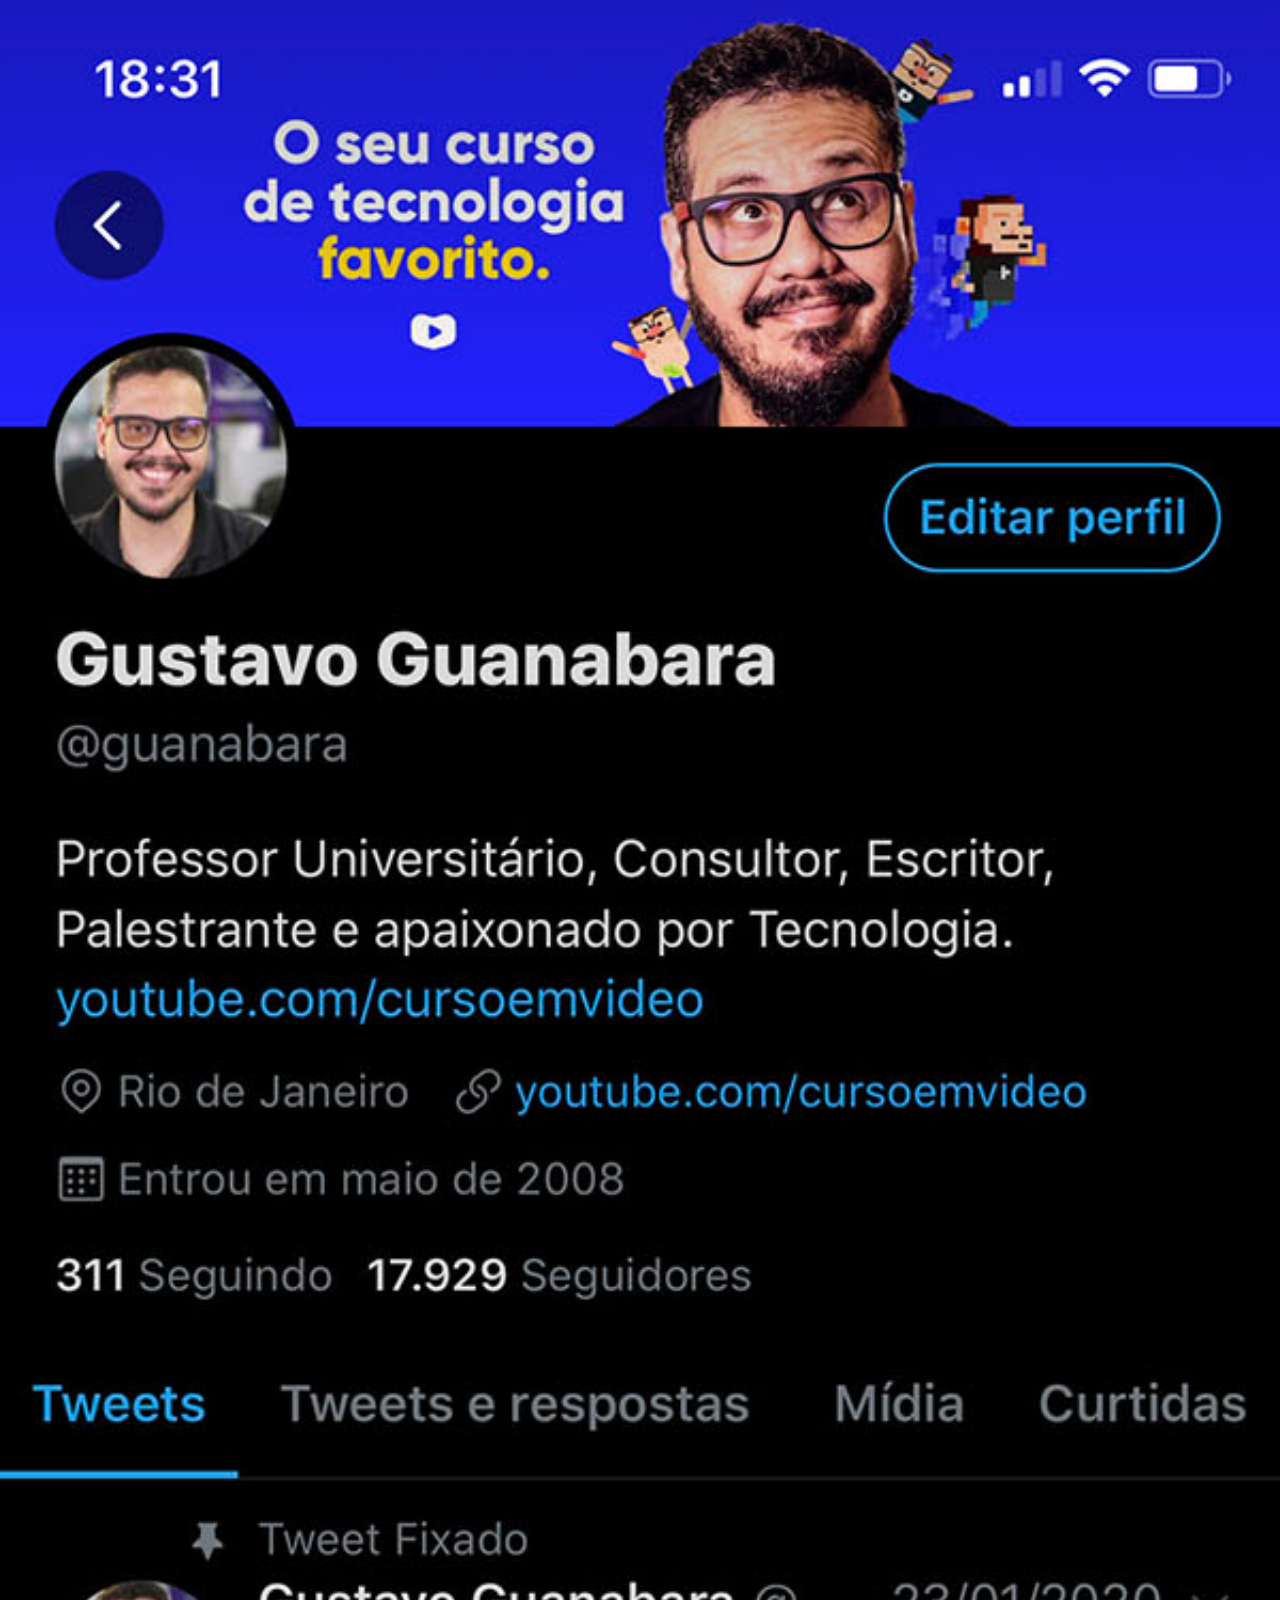
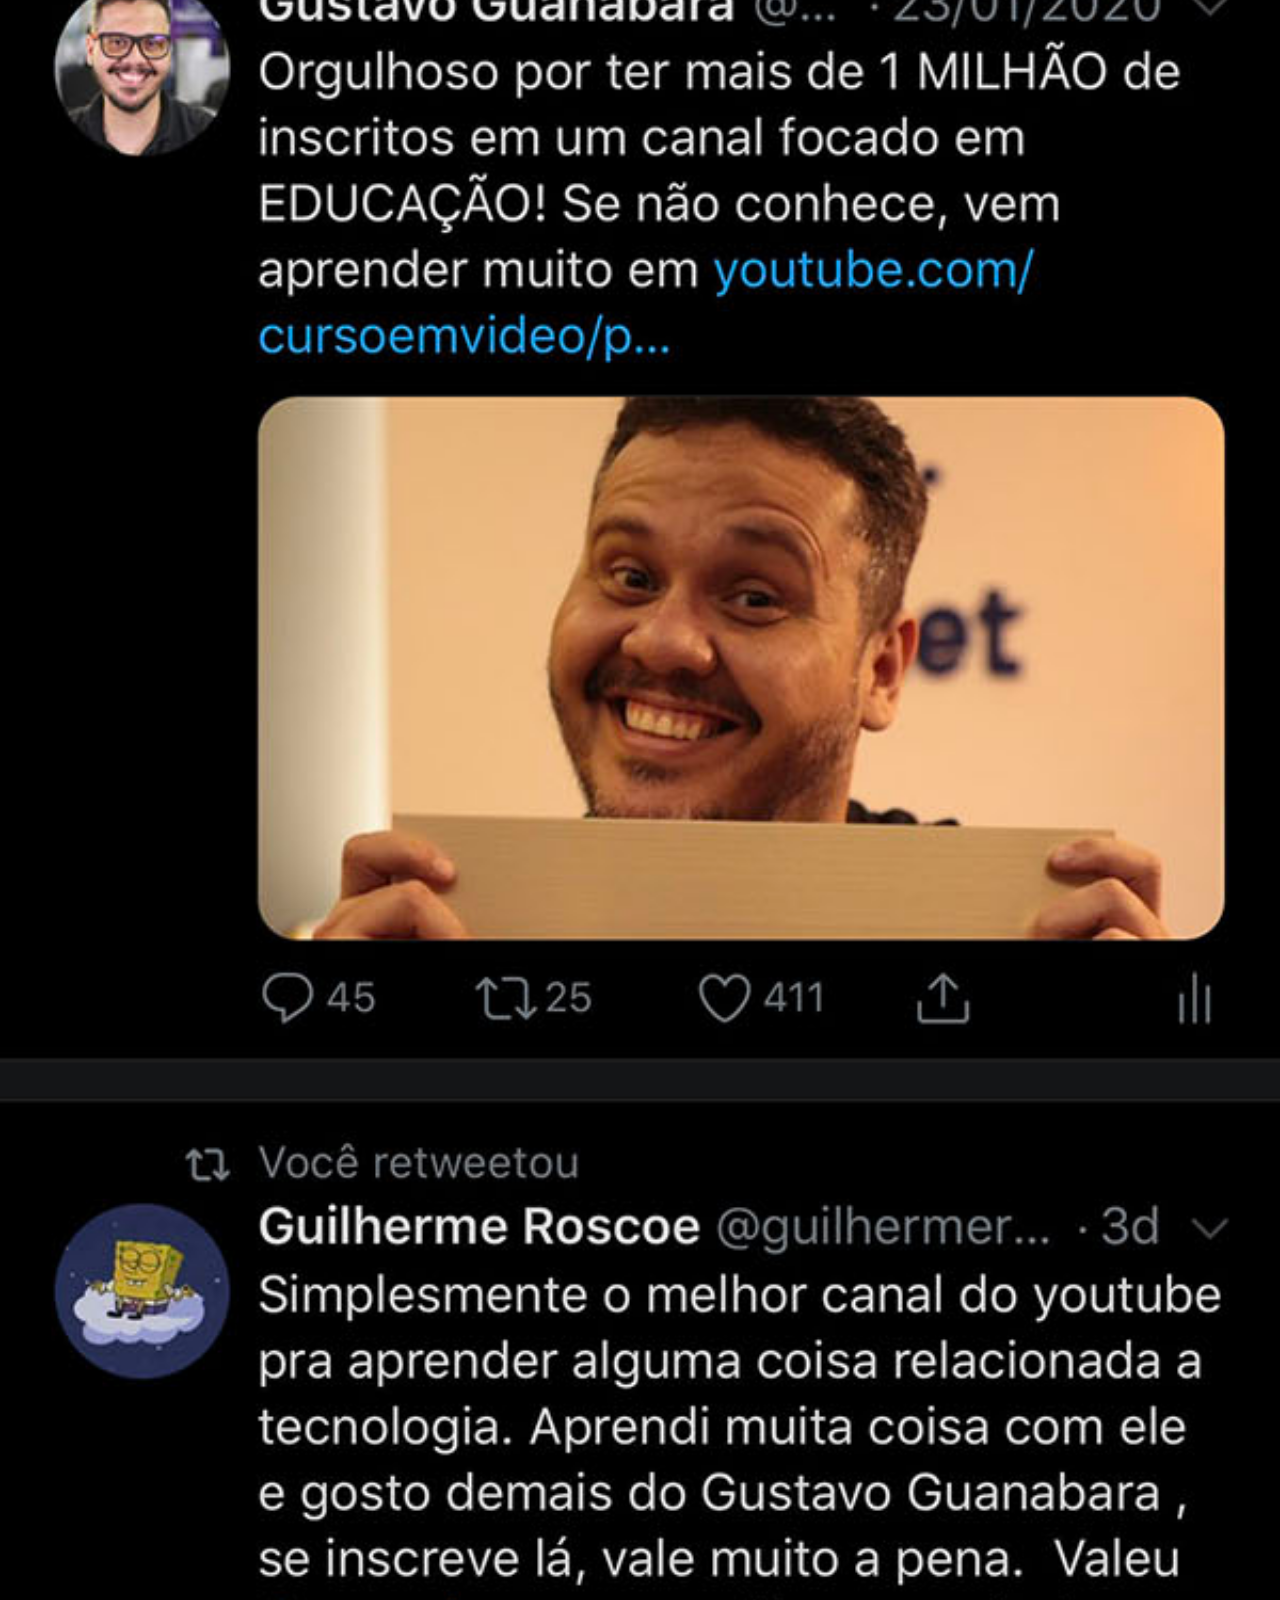
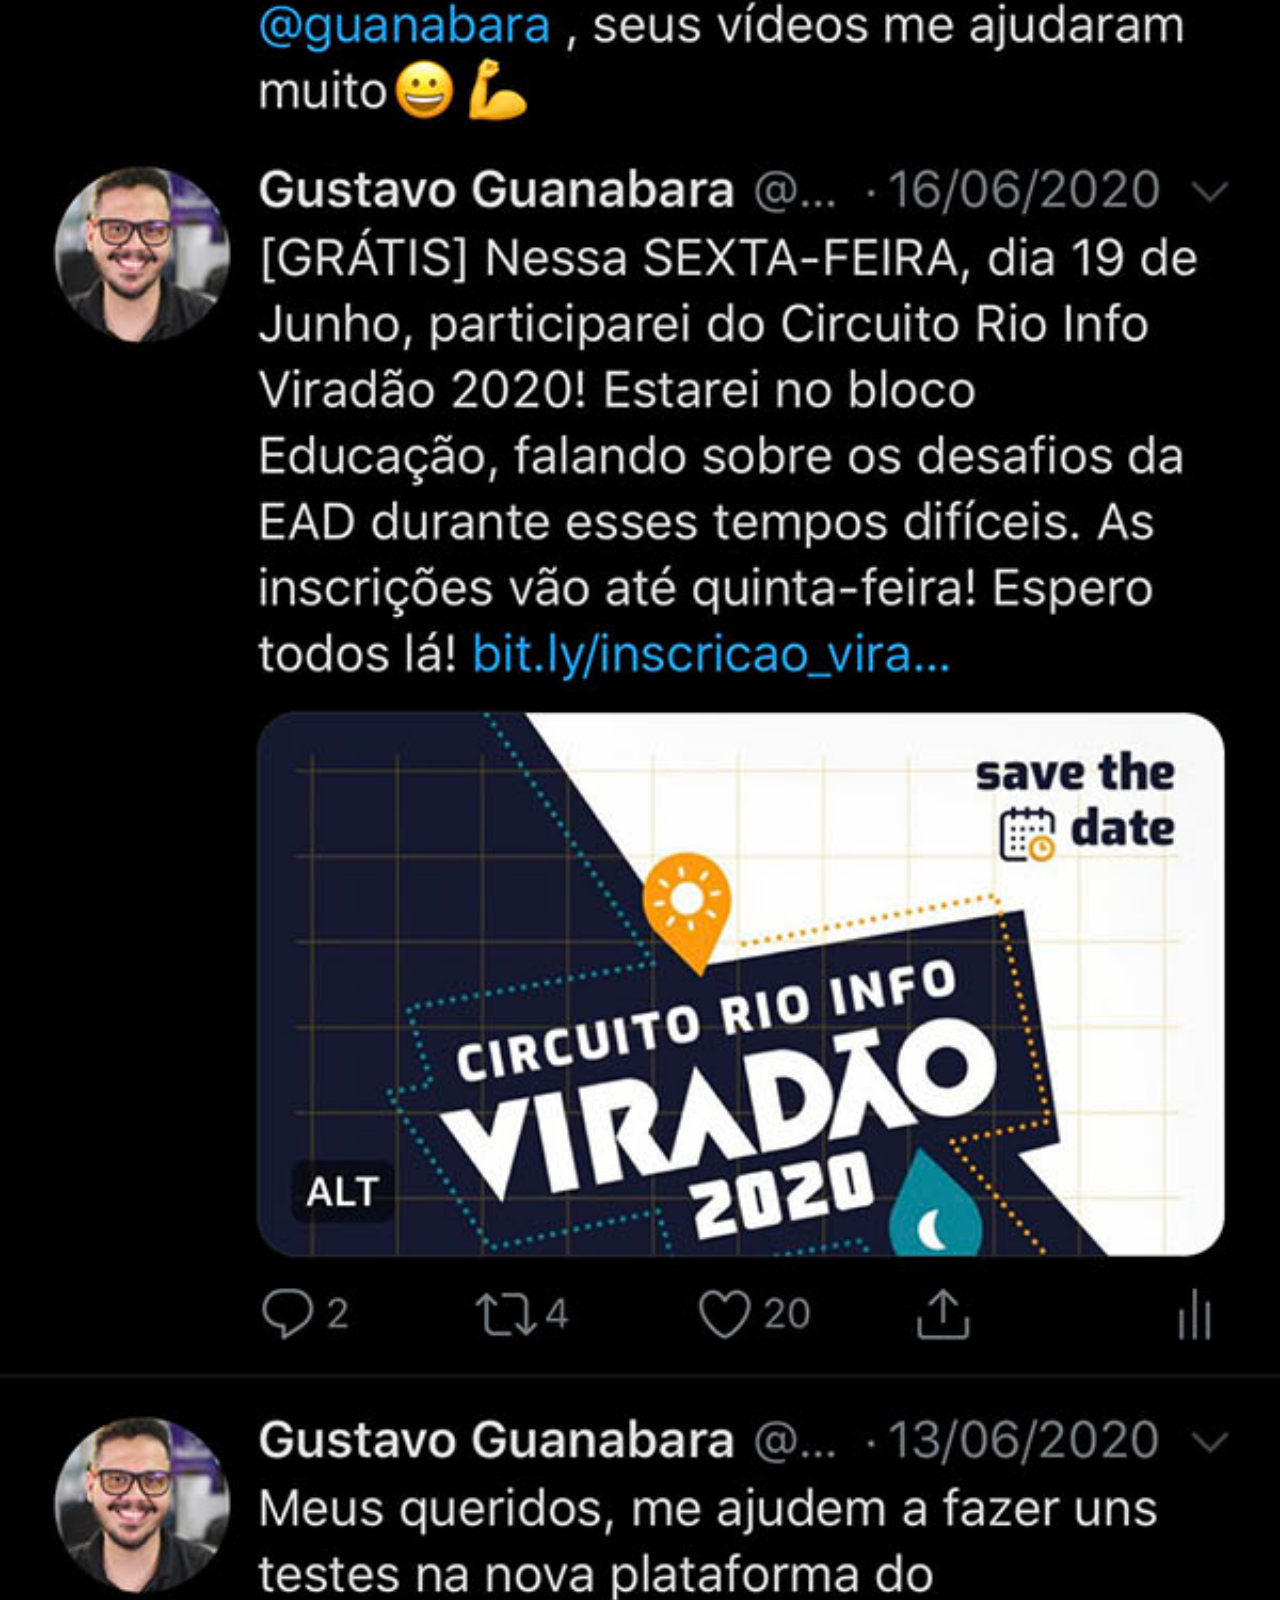
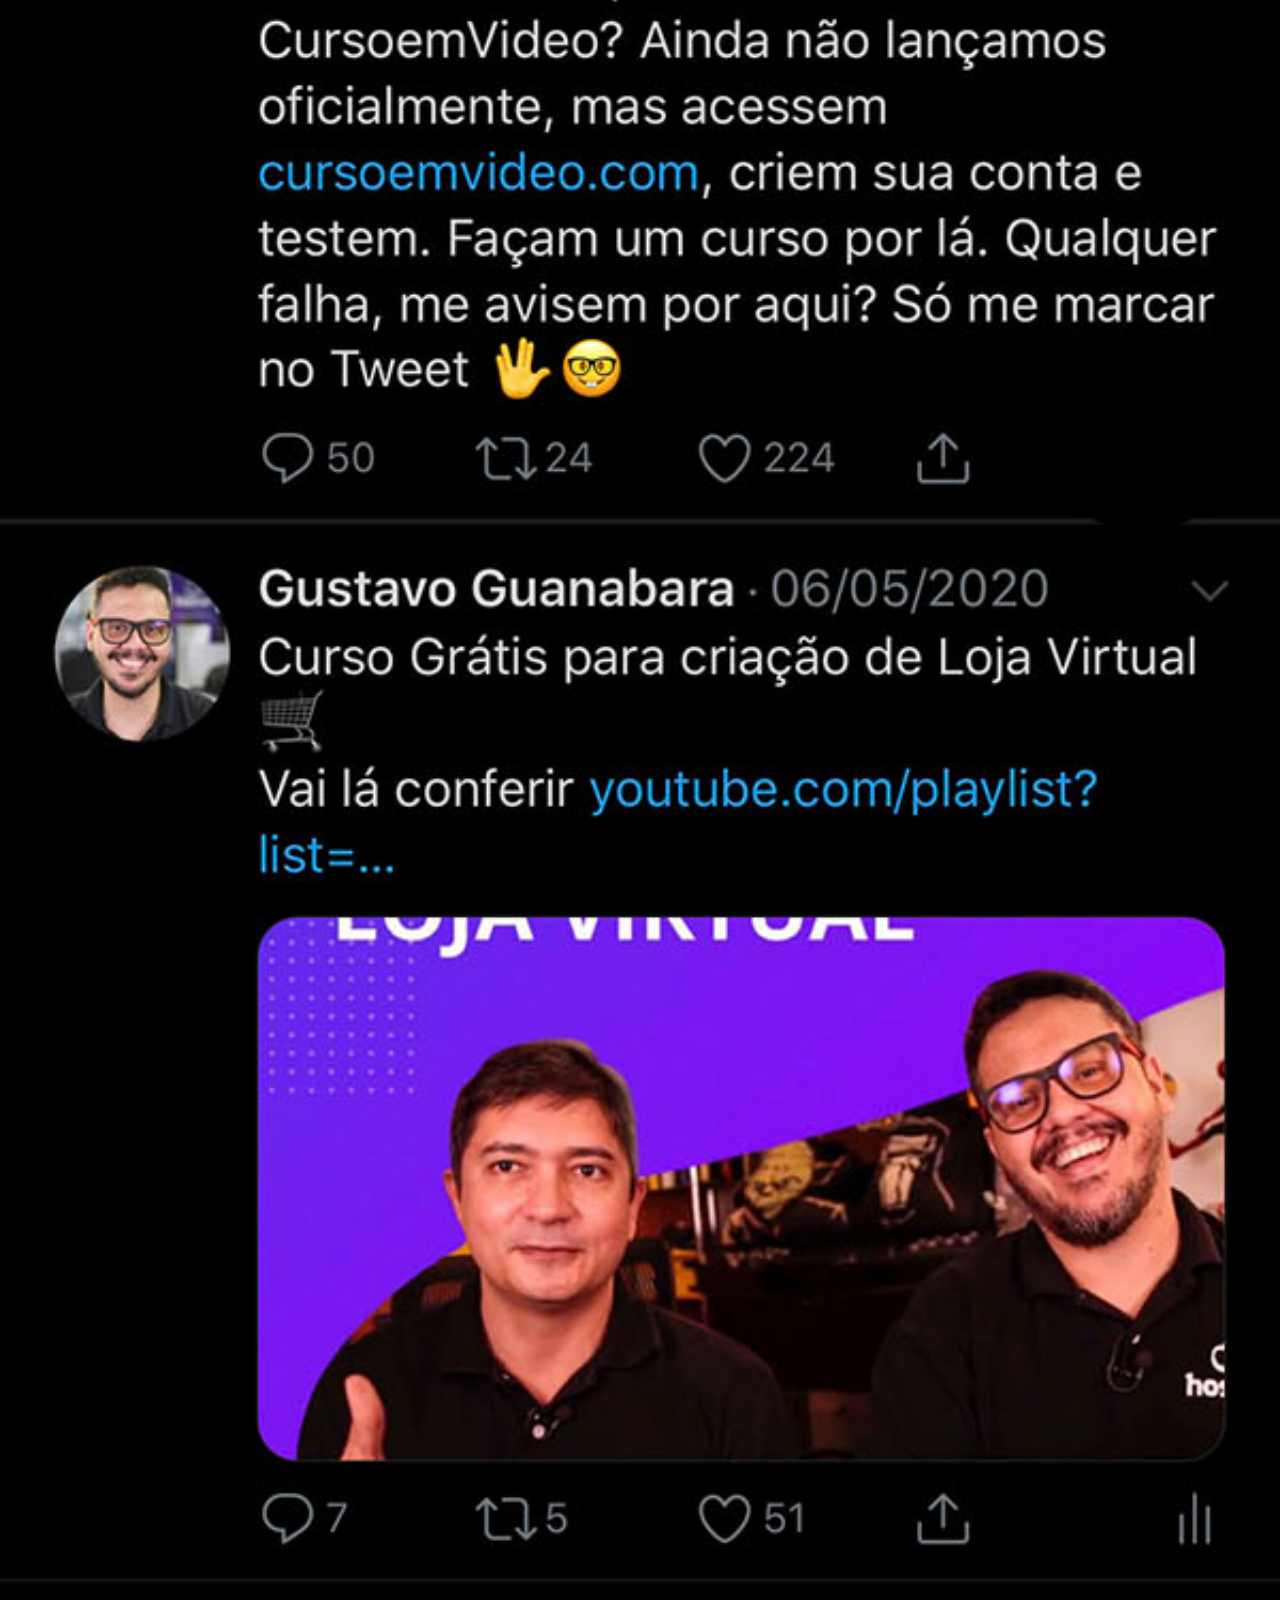
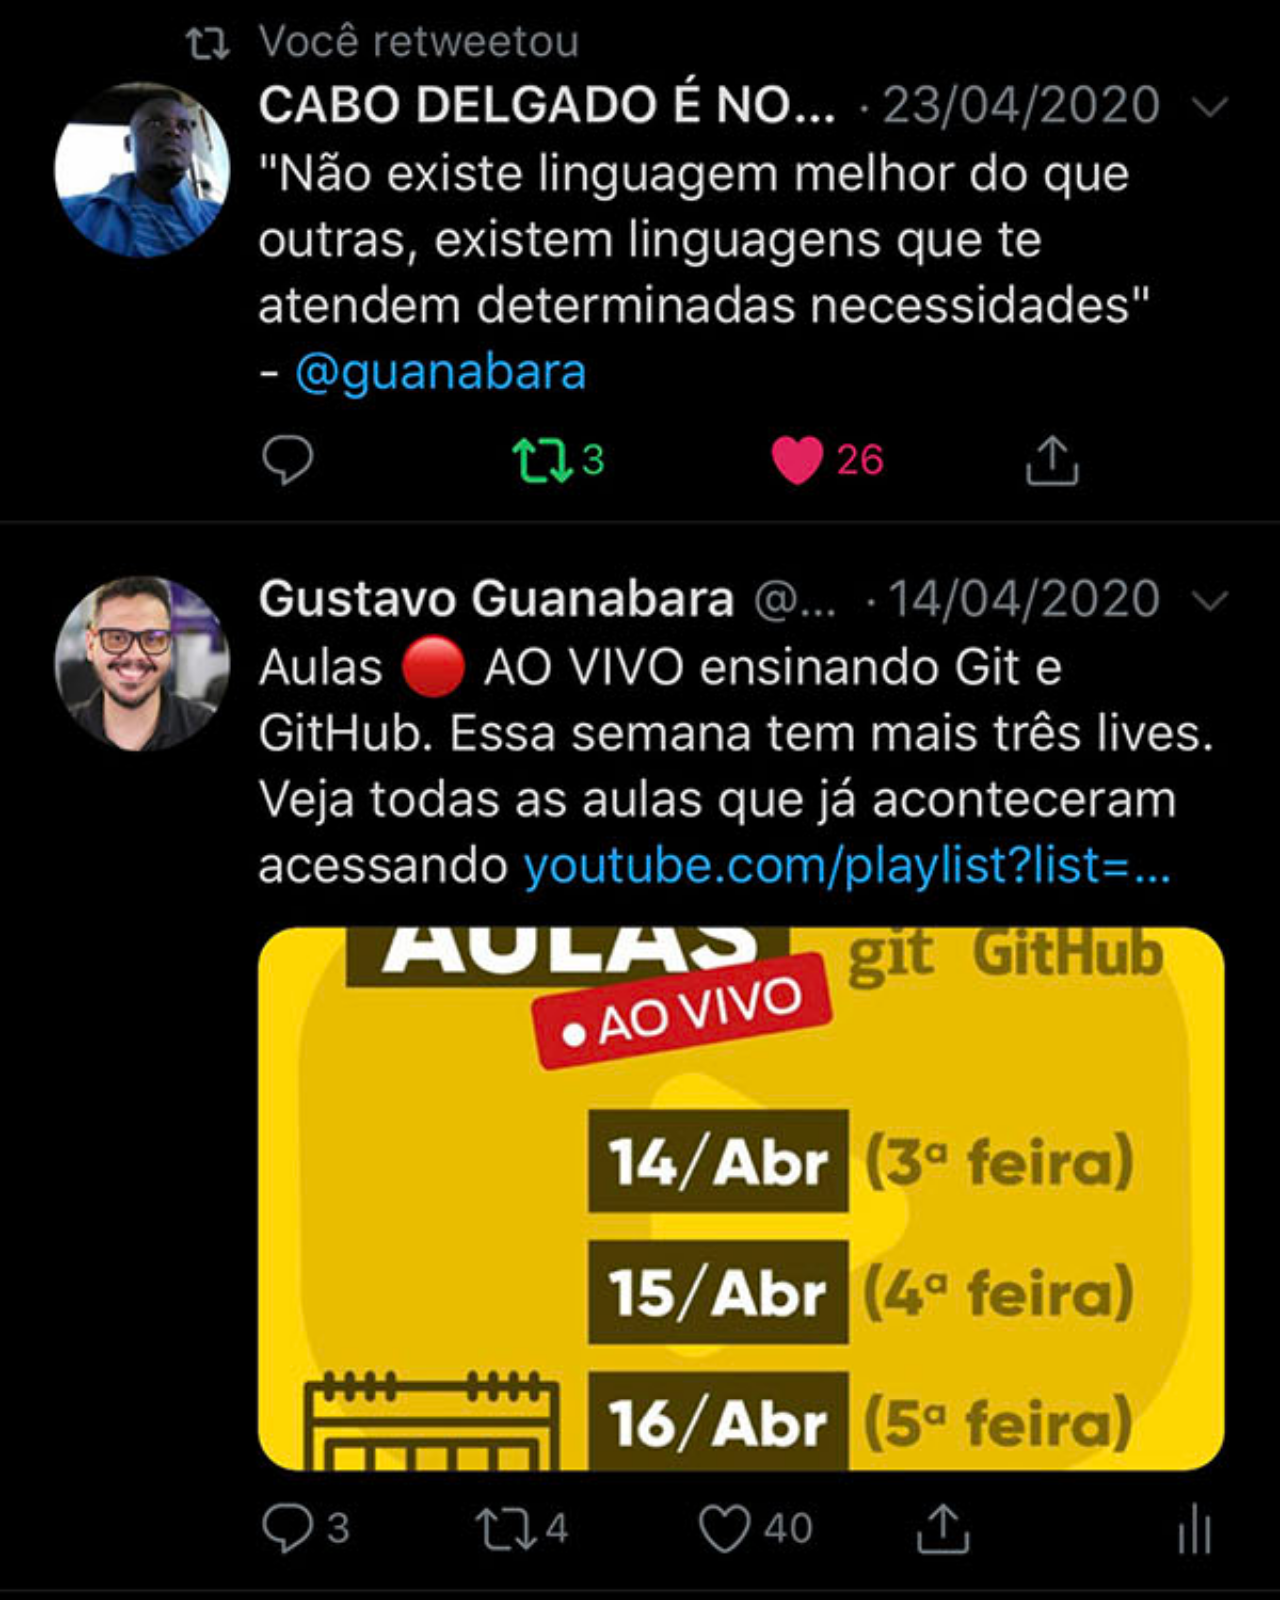
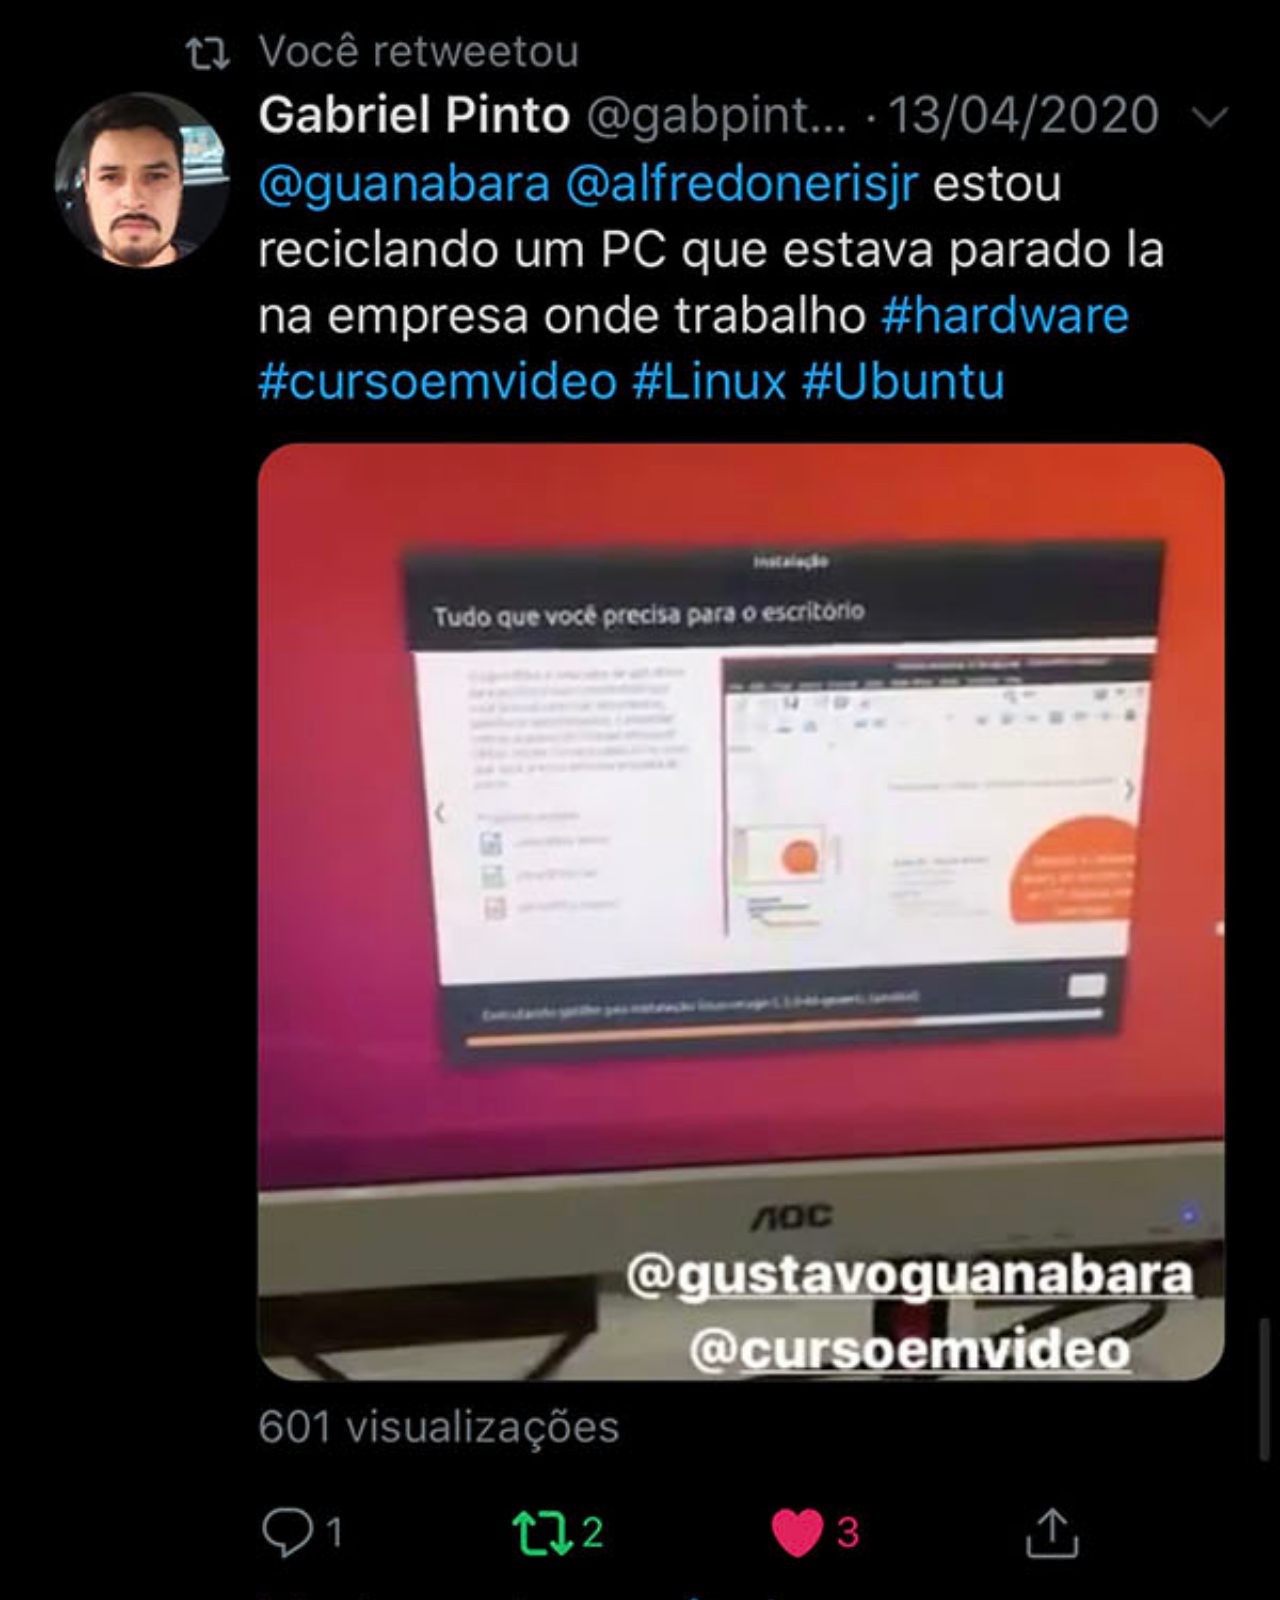
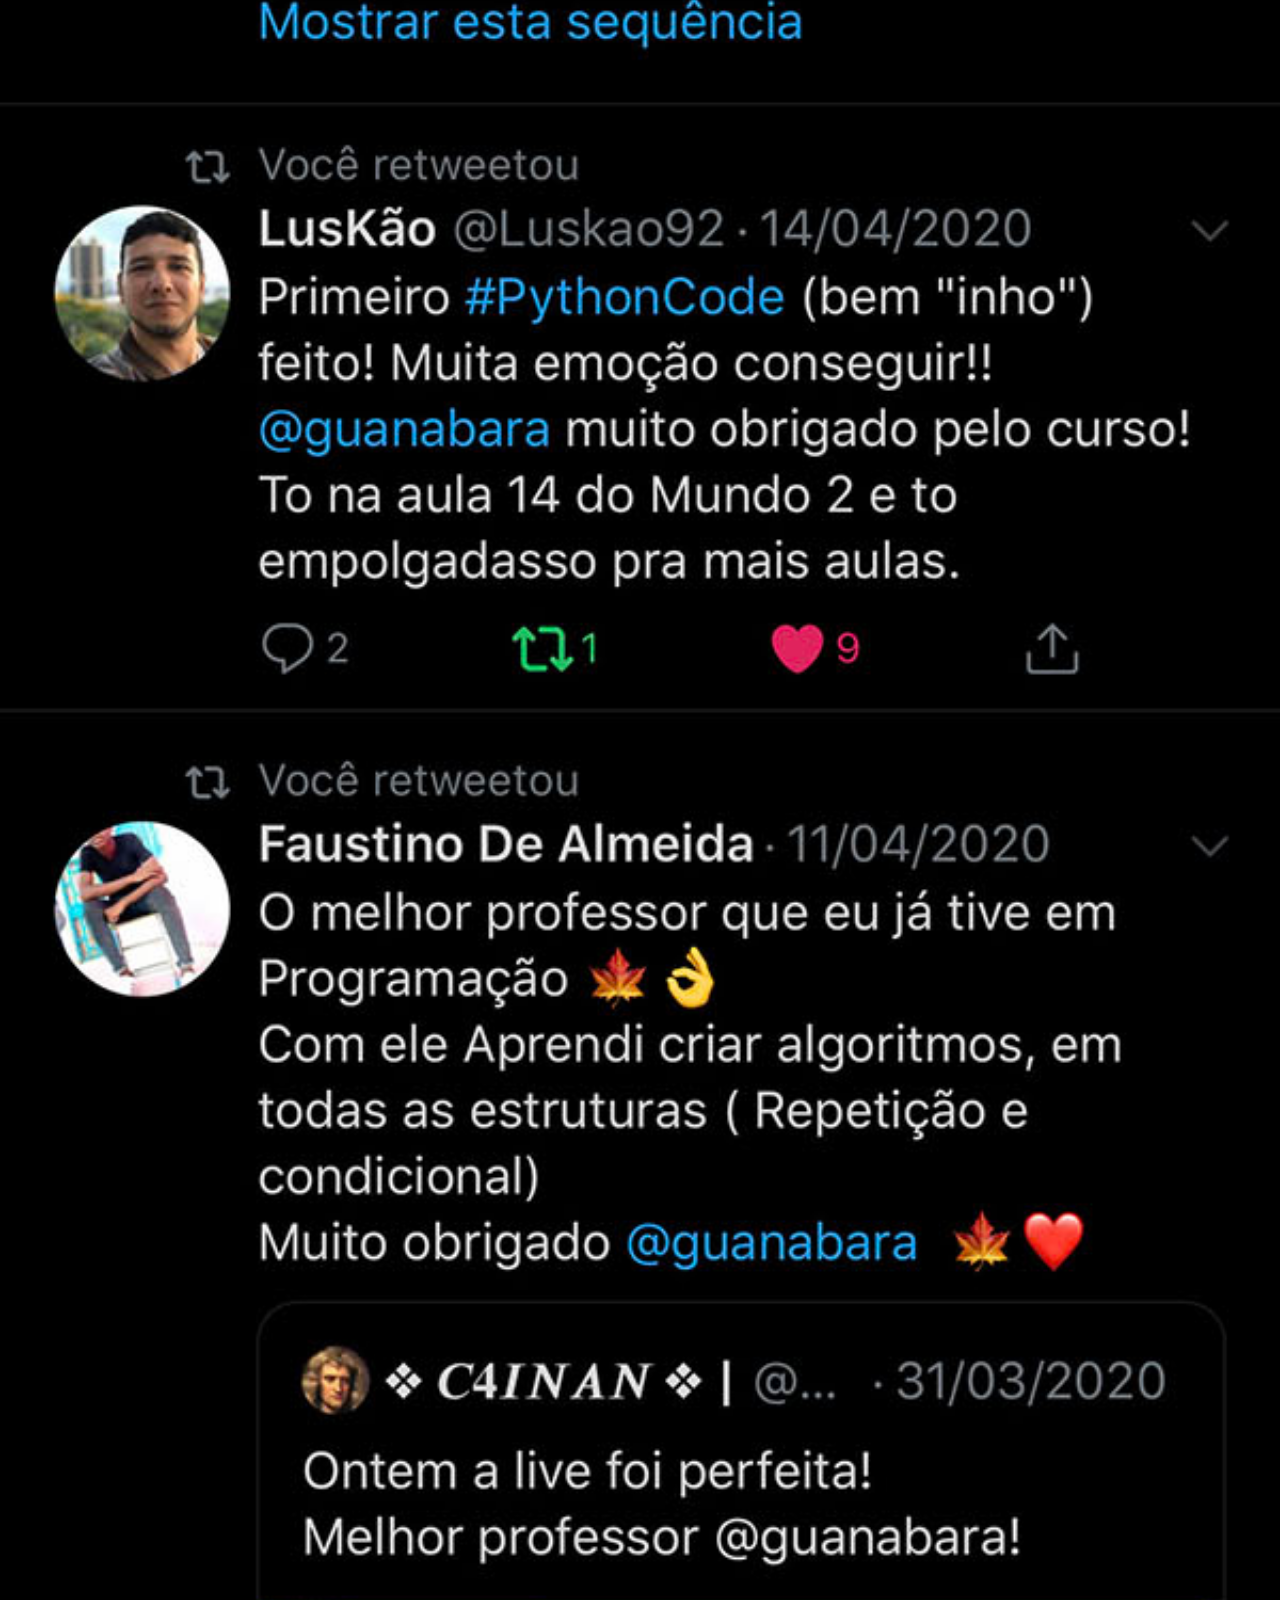
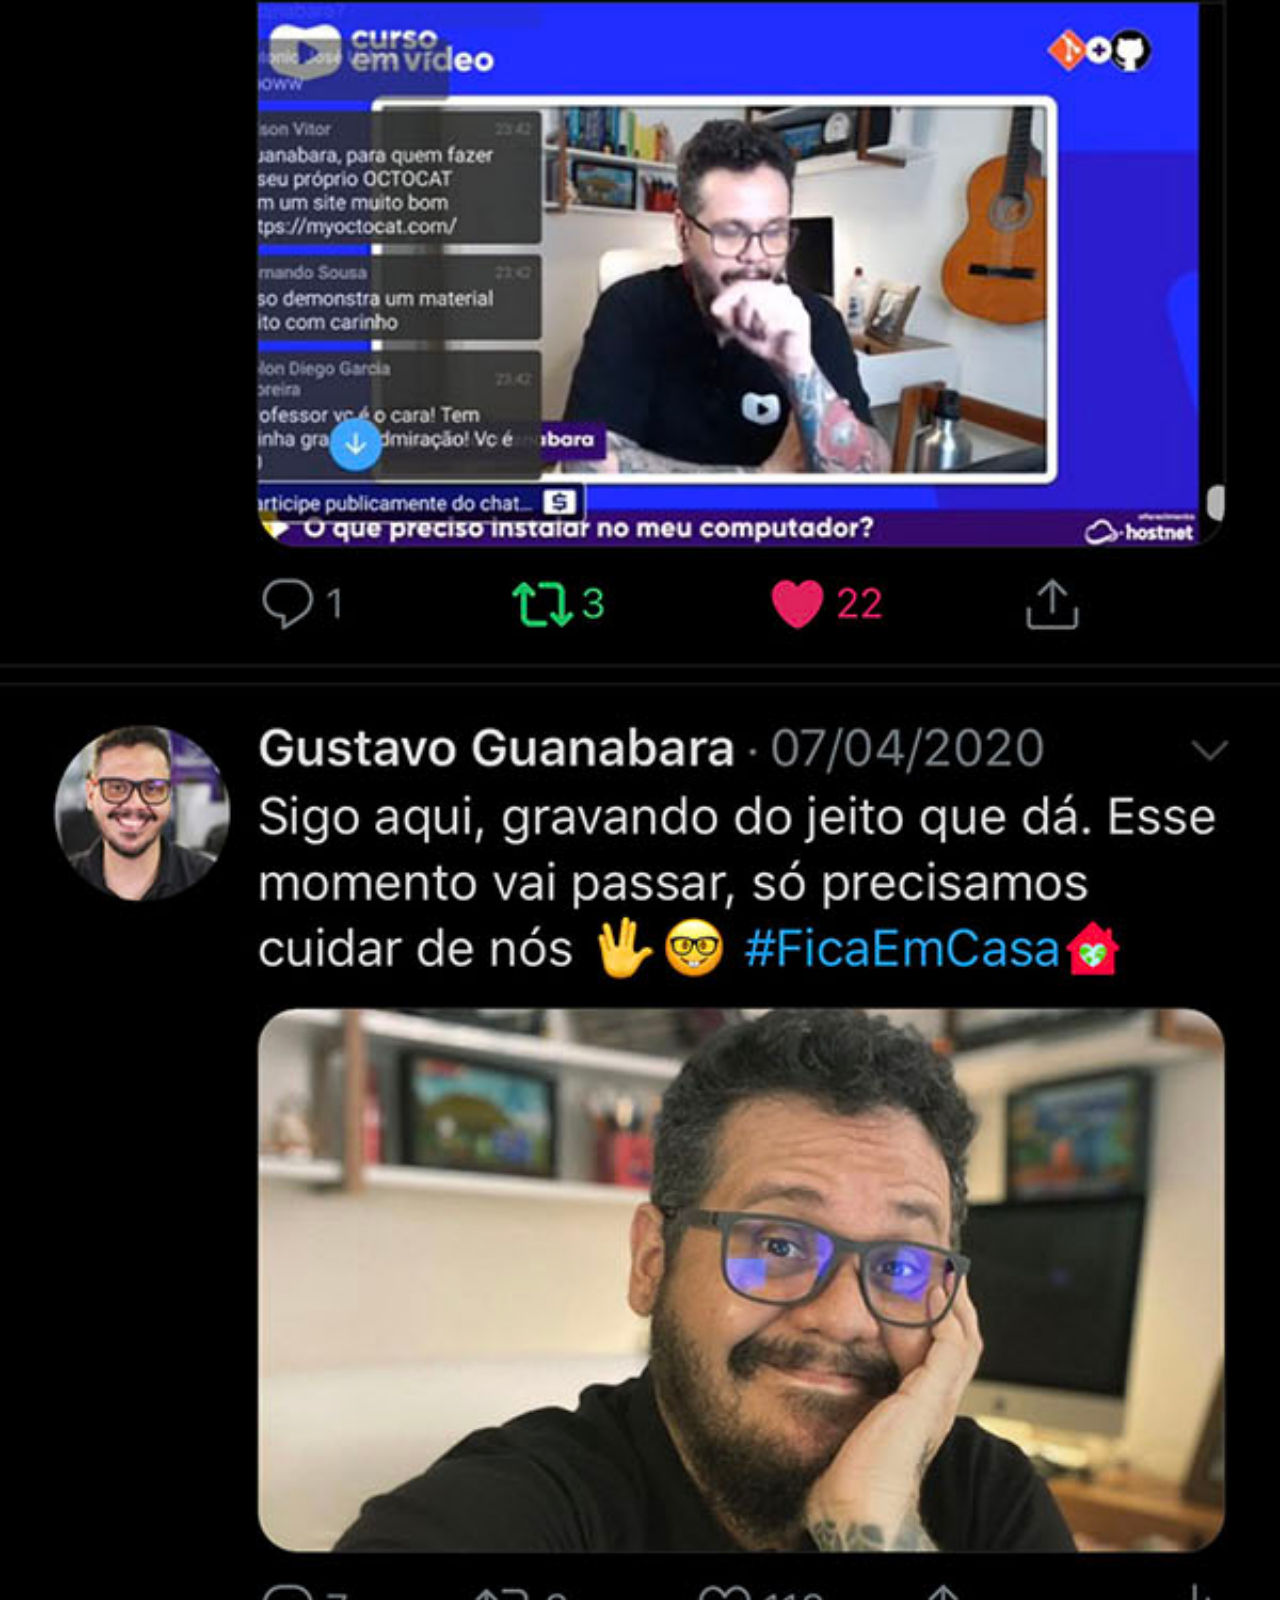
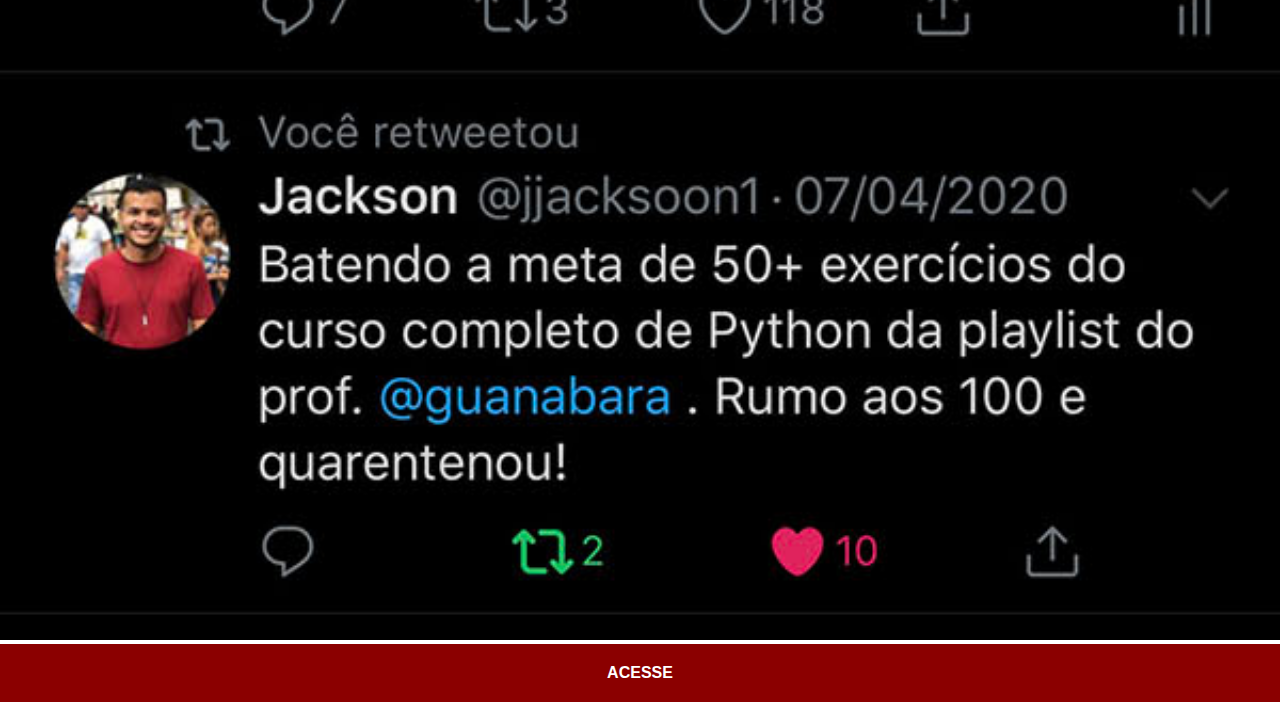
<file: twitter.html>
<!DOCTYPE html>
<html lang="pt-br">
<head>
    <meta charset="UTF-8">
    <meta http-equiv="X-UA-Compatible" content="IE=edge">
    <meta name="viewport" content="width=device-width, initial-scale=1.0">
    <title>Twitter</title>
    <link rel="stylesheet" href="social.css">
</head>
<body>
    <img src="pacote-d013/imagens/tela-twitter.jpg" alt="Twitter">
    <a href="https://twitter.com/guanabara" target="_blank">ACESSE</a>
</body>
</html>
</file>
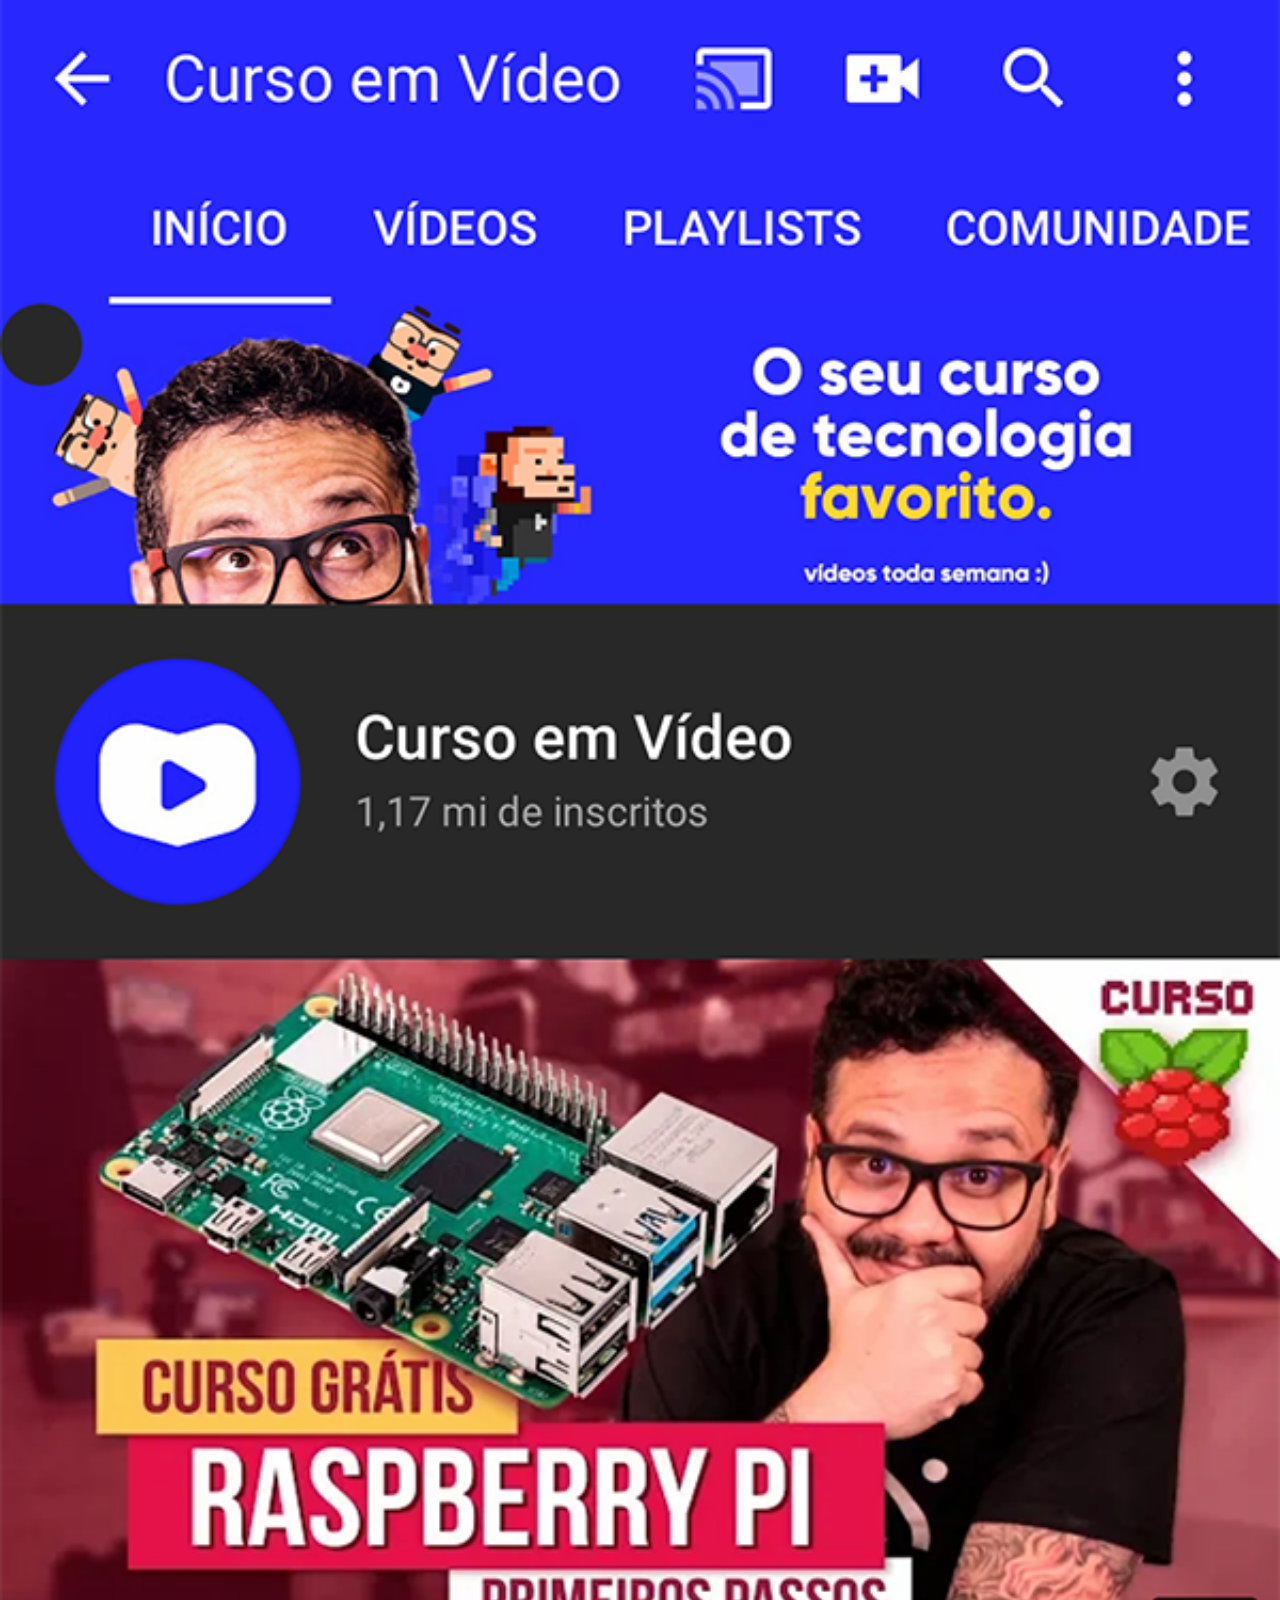
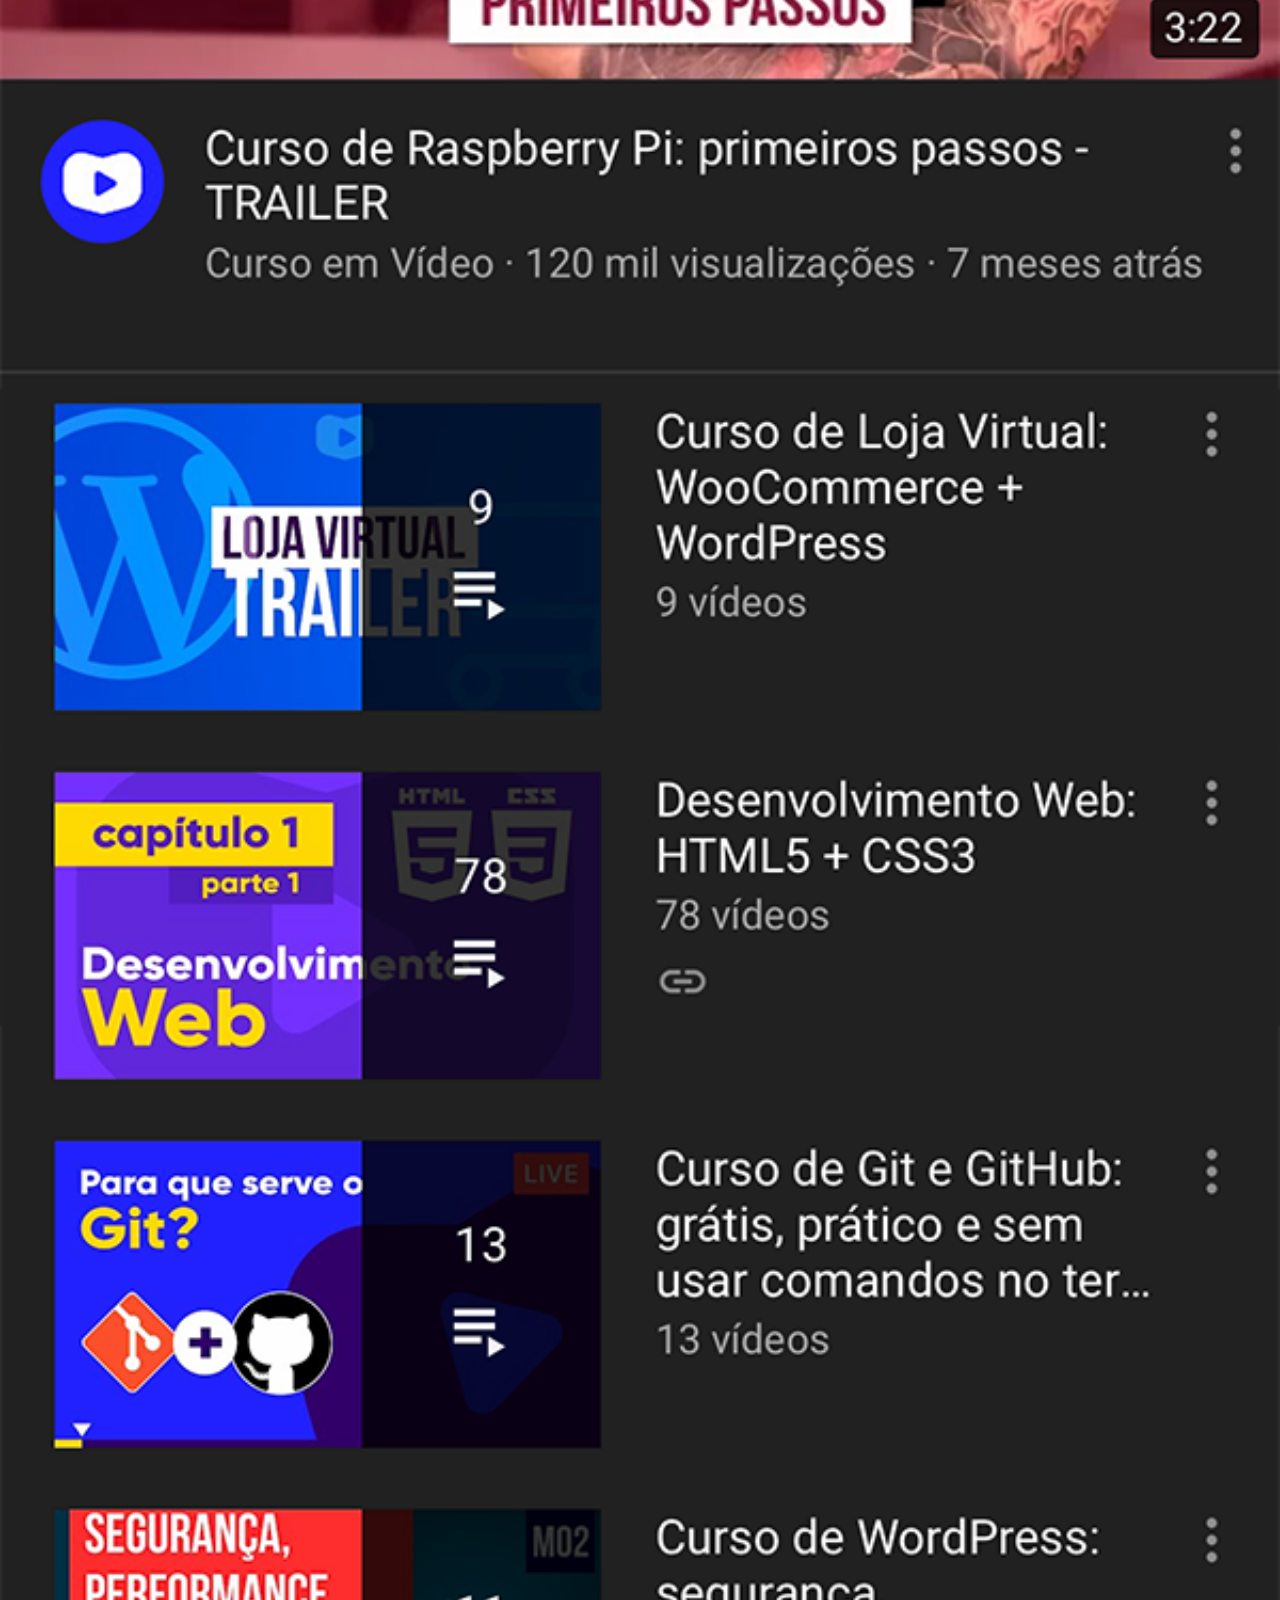
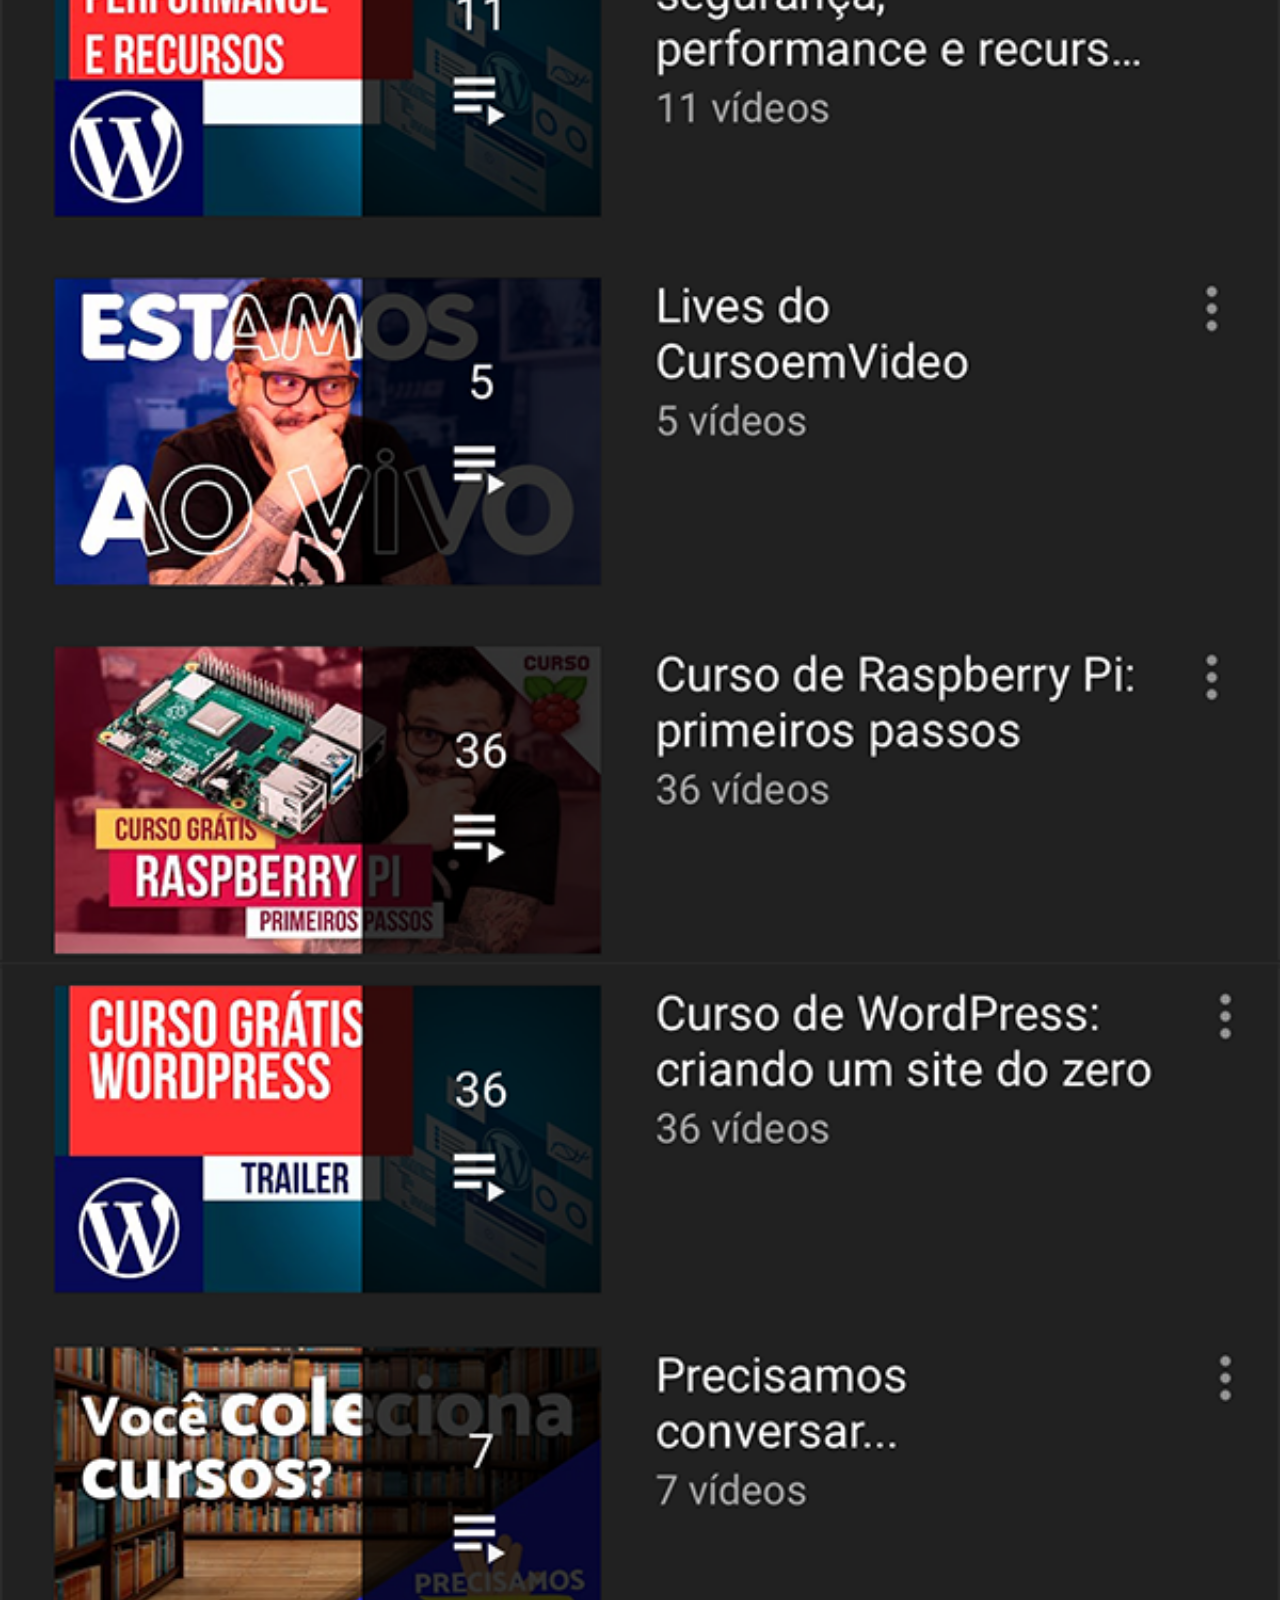
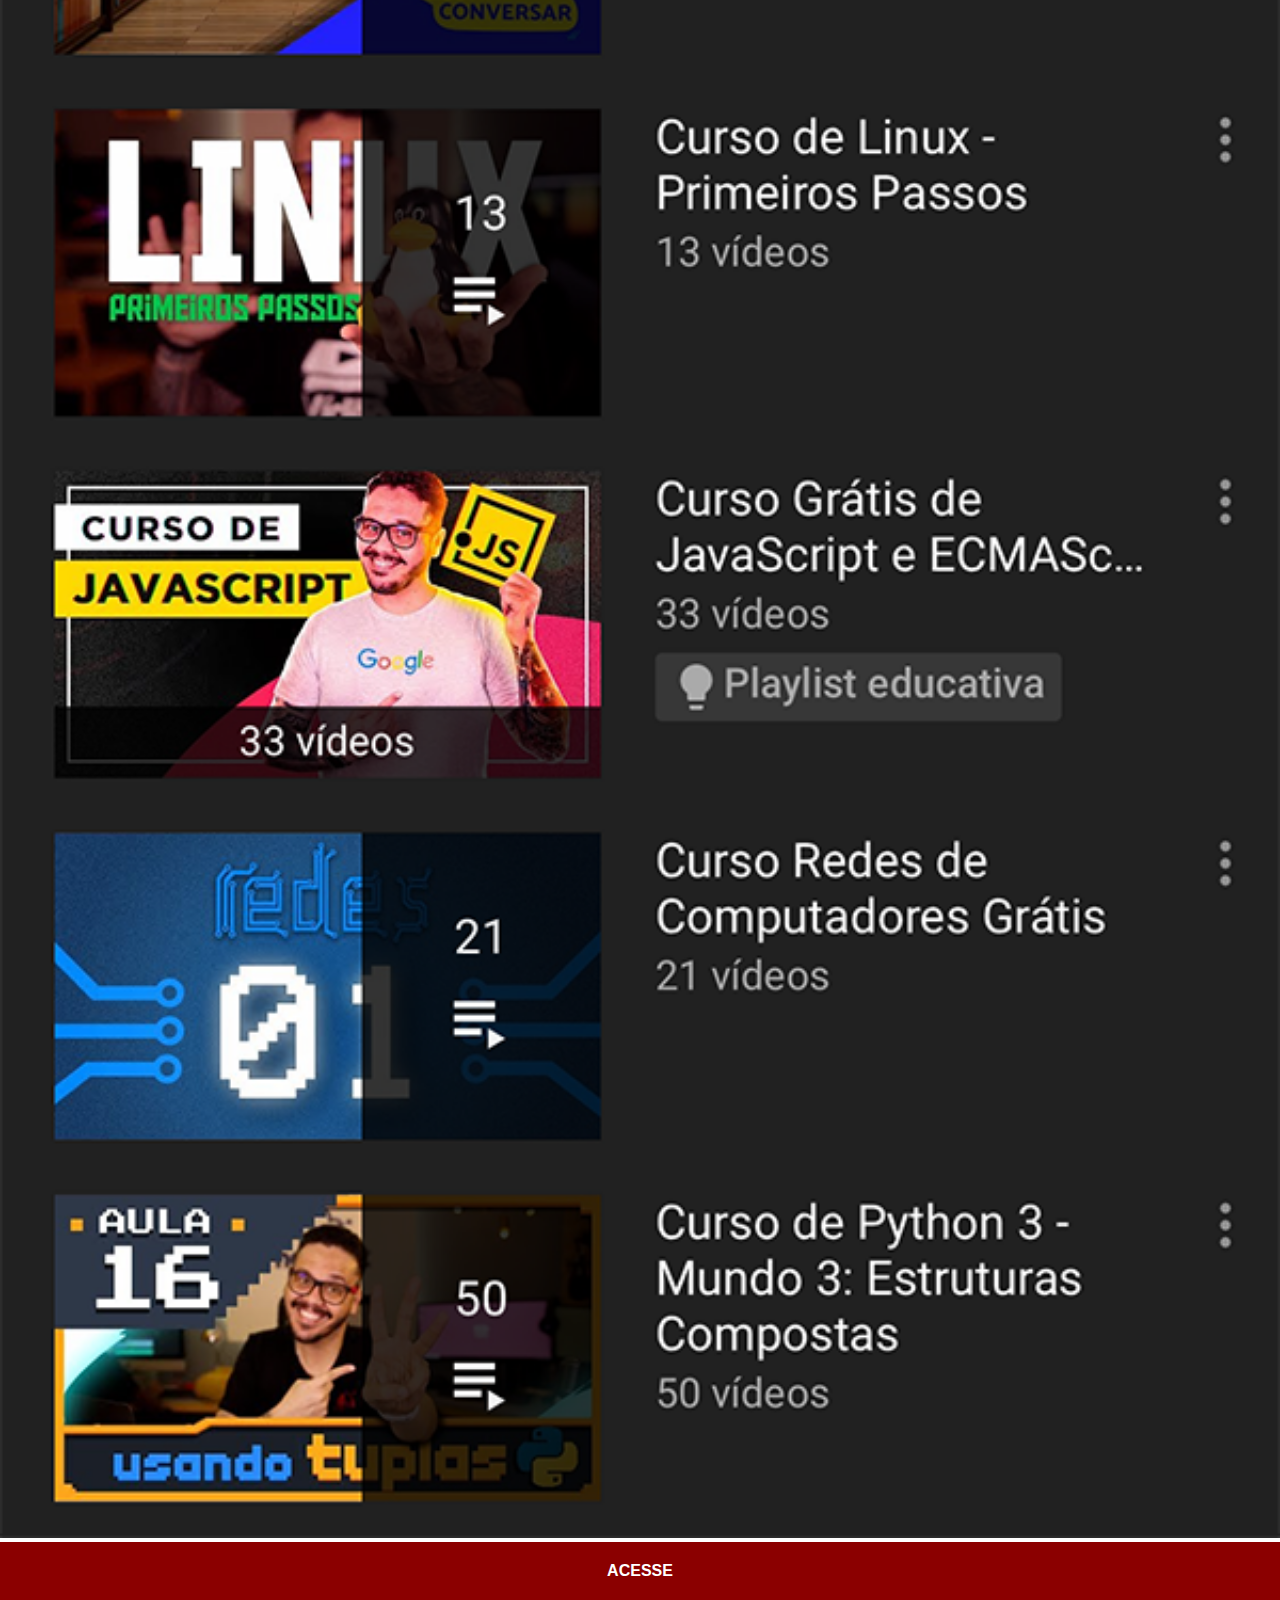
<file: youtube.html>
<!DOCTYPE html>
<html lang="pt-br">
<head>
    <meta charset="UTF-8">
    <meta http-equiv="X-UA-Compatible" content="IE=edge">
    <meta name="viewport" content="width=device-width, initial-scale=1.0">
    <title>YouTube</title>
    <link rel="stylesheet" href="social.css">

</head>
<body>
    <img src="pacote-d013/imagens/tela-youtube.png" alt="YouTube">
    <a href="https://www.youtube.com/c/CursoemV%C3%ADdeo/playlists" target="_blank">ACESSE</a>
</body>
</html>
</file>
<file: social.css>
@charset "UTF-8";

*{
    margin: 0px;
    padding: 0px;
    font-family: Arial, Helvetica, sans-serif;
}

::-webkit-scrollbar{
    width: 0px;
    height: 0px;
}

img{
    width: 100vw;
}

a{
    display: block;
    background-color: darkred;
    color: white;
    padding: 20px;
    font-weight: bolder;
    text-decoration: none;
    text-align: center;
}

a:hover{
    background-color: red;
    
}
</file>
